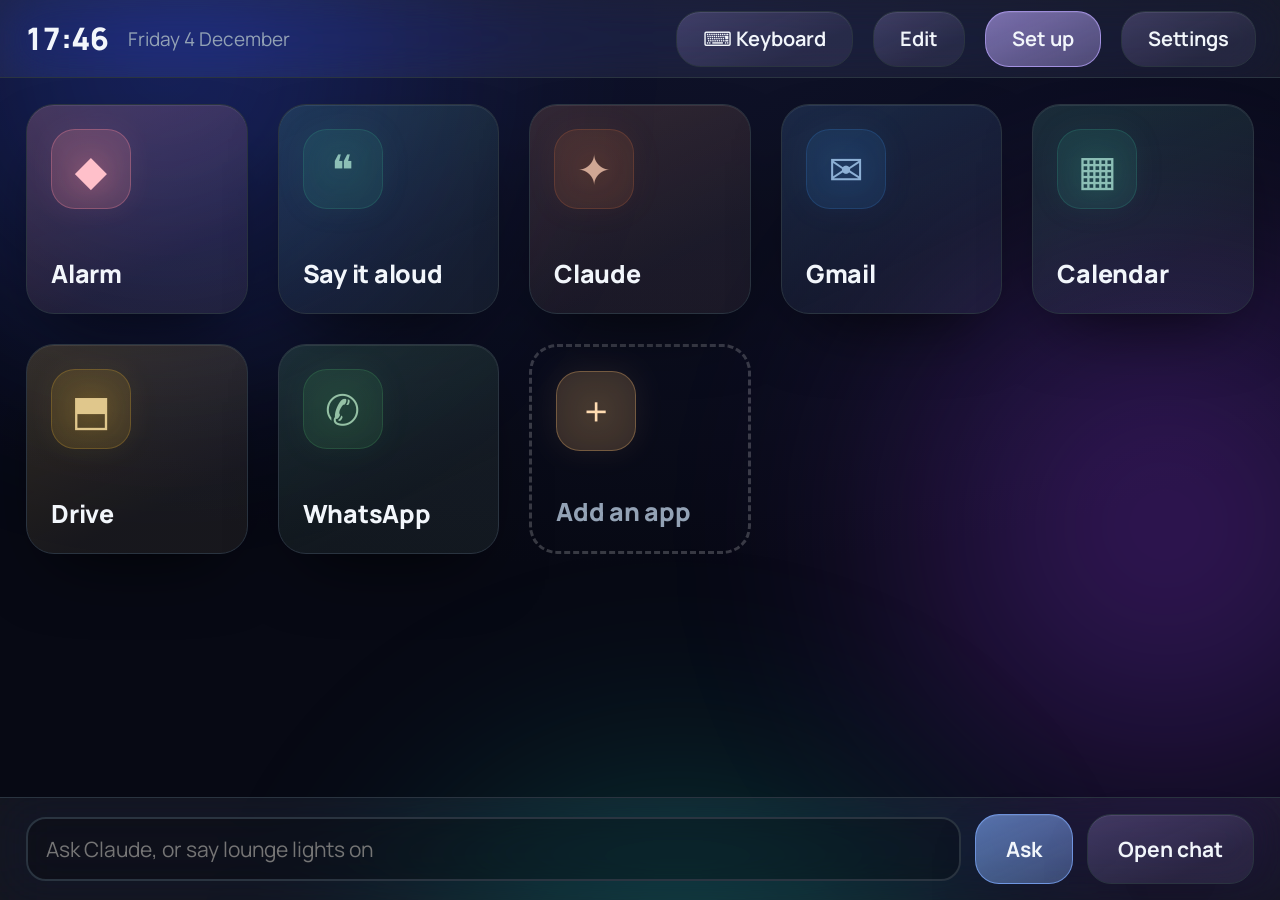
<file: index.html>
<!DOCTYPE html>
<html lang="en-GB">
<head>
<meta charset="utf-8">
<meta name="viewport" content="width=device-width, initial-scale=1, viewport-fit=cover">
<title>Hub</title>
<link rel="manifest" href="manifest.webmanifest">
<meta name="theme-color" content="#070914">
<link rel="preconnect" href="https://fonts.googleapis.com">
<link rel="preconnect" href="https://fonts.gstatic.com" crossorigin>
<link href="https://fonts.googleapis.com/css2?family=Manrope:wght@400;500;600;700;800&display=swap" rel="stylesheet">
<link rel="stylesheet" href="gaze-ui.css">
<link rel="apple-touch-icon" href="icon-192.png">
<meta name="apple-mobile-web-app-capable" content="yes">
<meta name="mobile-web-app-capable" content="yes">
<meta name="apple-mobile-web-app-title" content="Hub">
<meta name="apple-mobile-web-app-status-bar-style" content="black-translucent">
<style>
  :root{
    --ground:#0f141c;
    --bar:#161e29;
    --line:#2a3440;
    --text:#f2f6fb;
    --muted:#93a2b5;
    --alarm:#c6392f;
    --key:#7fb2ff;
    --go:#2e8b7a;
    --tile-min:210px;
    --gutter:26px;
    --drop:7px;
  }
  *{box-sizing:border-box;margin:0;padding:0}
  html,body{height:100%}
  body{
    background:
      radial-gradient(1200px 700px at 20% -10%, #1b2534 0%, transparent 60%),
      var(--ground);
    color:var(--text);
    font-family:"Segoe UI Variable Display","Segoe UI",-apple-system,BlinkMacSystemFont,system-ui,sans-serif;
    font-size:18px;
    -webkit-font-smoothing:antialiased;
    overflow:hidden;
    display:flex;flex-direction:column;
  }
  button{font-family:inherit;color:inherit;background:none;border:none;cursor:pointer}
  button:focus-visible{outline:4px solid var(--key);outline-offset:4px}

  /* ---------- pressable look, used everywhere ---------- */
  .press{
    position:relative;
    border-radius:18px;
    border:1px solid rgba(255,255,255,.16);
    box-shadow:
      inset 0 1px 0 rgba(255,255,255,.34),
      inset 0 -2px 0 rgba(0,0,0,.30),
      0 var(--drop) 0 rgba(0,0,0,.42),
      0 calc(var(--drop) + 8px) 20px rgba(0,0,0,.40);
    transform:translateY(0);
    transition:transform .07s ease-out, box-shadow .07s ease-out, filter .12s;
  }
  .press::after{
    content:"";position:absolute;inset:0;border-radius:inherit;pointer-events:none;
    background:linear-gradient(180deg, rgba(255,255,255,.20) 0%, rgba(255,255,255,.05) 42%, rgba(0,0,0,.14) 100%);
  }
  .press:hover{filter:brightness(1.10)}
  .press:active,.press.down{
    transform:translateY(var(--drop));
    box-shadow:
      inset 0 1px 0 rgba(255,255,255,.22),
      inset 0 -1px 0 rgba(0,0,0,.24),
      0 1px 0 rgba(0,0,0,.40),
      0 3px 8px rgba(0,0,0,.35);
  }

  /* ---------- top bar ---------- */
  .bar{
    flex:0 0 auto;height:78px;display:flex;align-items:center;gap:20px;
    padding:0 24px;background:var(--bar);border-bottom:1px solid var(--line);
  }
  .clock{font-size:31px;font-weight:650;letter-spacing:-0.5px;font-variant-numeric:tabular-nums;line-height:1}
  .date{font-size:19px;color:var(--muted)}
  .bar .spacer{flex:1}
  .barbtn{
    min-height:56px;padding:0 26px;border-radius:14px;
    background:linear-gradient(180deg,#31404f,#212b38);
    font-size:20px;font-weight:650;--drop:4px;
  }
  .barbtn[aria-pressed="true"]{background:linear-gradient(180deg,#9cc4ff,#6ba2f5);color:#0d1219}
  .kbbtn{background:linear-gradient(180deg,#7c84e6,#4f56b8);white-space:nowrap}
  .sheethead .kbbtn{margin-left:auto}

  .warn{
    flex:0 0 auto;display:none;padding:14px 24px;background:#4a2b28;
    border-bottom:1px solid #7a4239;font-size:17px;line-height:1.45;
  }
  body.nostore .warn{display:block}

  /* ---------- grid ---------- */
  .grid{
    flex:1 1 auto;overflow-y:auto;
    padding:var(--gutter) var(--gutter) 34px;
    display:grid;gap:calc(var(--gutter) + 4px);
    grid-template-columns:repeat(auto-fill,minmax(var(--tile-min),1fr));
    align-content:start;
  }
  .tile{
    min-height:var(--tile-min);
    padding:22px;
    display:flex;flex-direction:column;justify-content:space-between;
    text-align:left;
    background-color:#2f6fb3;
  }
  .tile .glyph{
    position:relative;z-index:1;
    width:74px;height:74px;border-radius:20px;
    display:flex;align-items:center;justify-content:center;
    font-size:40px;line-height:1;
    background:rgba(0,0,0,.24);
    box-shadow:inset 0 1px 0 rgba(255,255,255,.28), inset 0 -2px 0 rgba(0,0,0,.22);
  }
  .tile .name{
    position:relative;z-index:1;
    font-size:25px;font-weight:700;line-height:1.15;
    text-shadow:0 2px 3px rgba(0,0,0,.38);
  }
  .tile.alarm{background-color:var(--alarm)}
  .tile.add{
    background:none;border:3px dashed #3b4757;box-shadow:none;color:var(--muted);
  }
  .tile.add::after{display:none}
  .tile.add:active{transform:none}

  /* edit-mode controls */
  .ctl{
    position:absolute;z-index:2;width:62px;height:62px;border-radius:16px;
    background:rgba(0,0,0,.62);font-size:26px;font-weight:700;
    display:none;align-items:center;justify-content:center;
    border:1px solid rgba(255,255,255,.2);
  }
  body.editing .ctl{display:flex}
  .ctl.del{top:12px;right:12px}
  .ctl.pen{top:12px;right:86px}
  .ctl.left{bottom:12px;right:86px}
  .ctl.right{bottom:12px;right:12px}
  body.editing .tile{outline:3px solid rgba(255,255,255,.6);outline-offset:-3px}
  body.editing .tile.add{display:none}

  /* ---------- Claude dock on the home page ---------- */
  .dock{
    flex:0 0 auto;display:flex;gap:14px;align-items:center;
    padding:16px var(--gutter);background:var(--bar);border-top:1px solid var(--line);
  }
  .dock input{
    flex:1;min-height:70px;padding:14px 20px;font-size:22px;font-family:inherit;
    background:#10161f;color:var(--text);border:2px solid var(--line);border-radius:14px;
  }
  .dock button{min-height:70px;padding:0 30px;font-size:21px;font-weight:700;--drop:5px}
  .dock .ask{background:linear-gradient(180deg,#9cc4ff,#6ba2f5);color:#0d1219}
  .dock .full{background:linear-gradient(180deg,#31404f,#212b38)}

  .answer{
    flex:0 0 auto;display:none;gap:18px;align-items:flex-start;
    padding:20px var(--gutter);background:#141c27;border-top:1px solid var(--line);
    max-height:36vh;overflow-y:auto;
  }
  .answer.show{display:flex}
  .answer .txt{flex:1;font-size:22px;line-height:1.5;white-space:pre-wrap}
  .answer button{min-height:58px;padding:0 24px;font-size:19px;font-weight:650;--drop:4px;
    background:linear-gradient(180deg,#31404f,#212b38)}

  /* ---------- full screens ---------- */
  .appview{position:fixed;inset:0;background:var(--ground);display:none;flex-direction:column;z-index:20}
  .appview.open{display:flex}
  .homebar{
    flex:0 0 auto;height:92px;display:flex;align-items:center;gap:16px;
    padding:0 20px;background:var(--bar);border-bottom:1px solid var(--line);
  }
  .homebtn{
    min-height:68px;padding:0 38px;font-size:25px;font-weight:750;--drop:5px;
    background:linear-gradient(180deg,#9cc4ff,#6ba2f5);color:#0d1219;
  }
  .apptitle{flex:1;font-size:22px;color:var(--muted);overflow:hidden;white-space:nowrap;text-overflow:ellipsis}
  .appview iframe{flex:1;border:none;width:100%;background:#fff}
  .stuck{
    flex:0 0 auto;display:none;padding:24px var(--gutter);background:#1c2532;
    border-bottom:1px solid var(--line);font-size:19px;line-height:1.5;
  }
  .stuck.show{display:block}
  .stuck button{margin-top:16px;min-height:64px;padding:0 28px;font-size:20px;font-weight:650;--drop:4px;
    background:linear-gradient(180deg,#31404f,#212b38)}

  /* the "it opened in another window" screen */
  .away{position:fixed;inset:0;background:var(--ground);display:none;flex-direction:column;z-index:25}
  .away.open{display:flex}
  .awaybody{
    flex:1;display:flex;flex-direction:column;align-items:center;justify-content:center;
    gap:30px;padding:40px;text-align:center;
  }
  .awaybody h2{font-size:40px;font-weight:700;line-height:1.2}
  .awaybody p{font-size:23px;color:var(--muted);line-height:1.5;max-width:28ch}
  .awaybtns{display:flex;flex-direction:column;gap:20px;width:min(560px,100%)}
  .awaybtns button{min-height:96px;font-size:27px;font-weight:700;--drop:6px}
  .awaybtns .b1{background:linear-gradient(180deg,#9cc4ff,#6ba2f5);color:#0d1219}
  .awaybtns .b2{background:linear-gradient(180deg,#3aa08c,#237567)}
  .awaybtns .b3{background:linear-gradient(180deg,#31404f,#212b38)}

  /* ---------- sheets ---------- */
  .sheet{position:fixed;inset:0;background:rgba(10,14,19,.97);display:none;flex-direction:column;z-index:30}
  .sheet.open{display:flex}
  .sheethead{flex:0 0 auto;height:92px;display:flex;align-items:center;gap:20px;padding:0 24px;border-bottom:1px solid var(--line)}
  .sheethead h2{font-size:26px;font-weight:650}
  .sheetbody{flex:1;overflow-y:auto;padding:var(--gutter)}
  .closebtn{min-height:66px;padding:0 32px;font-size:22px;font-weight:700;--drop:5px;
    background:linear-gradient(180deg,#31404f,#212b38)}

  .picker{display:grid;gap:22px;grid-template-columns:repeat(auto-fill,minmax(190px,1fr))}
  .pick{min-height:160px;padding:18px;display:flex;flex-direction:column;justify-content:space-between;text-align:left}
  .pick .glyph{position:relative;z-index:1;width:60px;height:60px;border-radius:16px;display:flex;align-items:center;justify-content:center;font-size:32px;background:rgba(0,0,0,.24)}
  .pick .name{position:relative;z-index:1;font-size:21px;font-weight:650}

  form{max-width:700px;display:flex;flex-direction:column;gap:22px}
  label{display:flex;flex-direction:column;gap:9px;font-size:19px;color:var(--muted)}
  input[type=text],input[type=url],input[type=password],textarea{
    min-height:64px;padding:14px 18px;font-size:21px;font-family:inherit;
    background:#10161f;color:var(--text);border:2px solid var(--line);border-radius:14px;
  }
  textarea{min-height:200px;resize:vertical;font-size:15px;font-family:ui-monospace,Consolas,monospace}
  textarea.plain{font-family:inherit;font-size:18px;line-height:1.45}
  .sethead{font-size:24px;font-weight:650;margin-top:14px;padding-top:18px;border-top:1px solid var(--line)}
  .swatches{display:flex;flex-wrap:wrap;gap:14px}
  .swatch{width:66px;height:66px;border-radius:16px;--drop:4px}
  .swatch[aria-pressed="true"]{outline:4px solid var(--text);outline-offset:3px}
  .radios{display:flex;gap:14px;flex-wrap:wrap}
  .radio{min-height:64px;padding:0 24px;font-size:19px;font-weight:650;--drop:4px;
    background:linear-gradient(180deg,#242f3d,#18212c)}
  .radio[aria-pressed="true"]{background:linear-gradient(180deg,#9cc4ff,#6ba2f5);color:#0d1219}
  .primary{min-height:76px;font-size:24px;font-weight:750;--drop:5px;
    background:linear-gradient(180deg,#9cc4ff,#6ba2f5);color:#0d1219}
  .ghostbtn{min-height:74px;font-size:21px;font-weight:700;--drop:5px;
    background:linear-gradient(180deg,#31404f,#212b38)}
  .danger{min-height:110px;font-size:28px;font-weight:750;--drop:7px;
    background:linear-gradient(180deg,#e05548,#a72e25)}
  .hint{font-size:17px;color:var(--muted);line-height:1.5;max-width:700px}
  .alarmwrap{max-width:700px;display:flex;flex-direction:column;gap:22px}
  .status{font-size:21px;padding:14px 0}
  .hide{display:none !important}

  /* ---------- chat screen ---------- */
  .chatlog{flex:1;overflow-y:auto;padding:var(--gutter);display:flex;flex-direction:column;gap:18px}
  .msg{max-width:52ch;padding:18px 22px;border-radius:20px;font-size:22px;line-height:1.5;white-space:pre-wrap}
  .msg.me{align-self:flex-end;background:linear-gradient(180deg,#31404f,#242f3d)}
  .msg.claude{align-self:flex-start;background:#141c27;border:1px solid var(--line)}
  .msg.ran{align-self:flex-start;background:linear-gradient(180deg,#3aa08c,#237567);font-weight:650}
  .msg.err{align-self:flex-start;background:#4a2b28;border:1px solid #7a4239}
  .chips{flex:0 0 auto;display:flex;flex-wrap:wrap;gap:14px;padding:0 var(--gutter) 18px}
  .chip{min-height:70px;padding:0 28px;font-size:20px;font-weight:700;--drop:5px;
    background:linear-gradient(180deg,#3aa08c,#237567)}
  .composer{flex:0 0 auto;display:flex;gap:14px;padding:18px var(--gutter);border-top:1px solid var(--line);background:var(--bar)}
  .composer input{flex:1;min-height:70px;padding:14px 18px;font-size:22px;font-family:inherit;background:#10161f;color:var(--text);border:2px solid var(--line);border-radius:14px}
  .composer button{min-height:70px;padding:0 30px;font-size:21px;font-weight:700;--drop:5px;
    background:linear-gradient(180deg,#9cc4ff,#6ba2f5);color:#0d1219}
  .composer button.ghost{background:linear-gradient(180deg,#31404f,#212b38);color:var(--text)}
  .cmdrow{display:flex;gap:12px;align-items:center}
  .cmdrow input{min-height:60px;font-size:19px}
  .cmdrow .nm{flex:0 0 34%}
  .cmdrow .url{flex:1}
  .cmdrow button{min-width:66px;min-height:60px;font-size:24px;font-weight:700;--drop:4px;
    background:linear-gradient(180deg,#8a4139,#5d2b25)}

  /* ---------- phrase buttons ---------- */
  #sayForm{max-width:none}
  #sayForm label,#sayForm .prow,#sayForm #sayMode,#sayForm .pedit{max-width:900px}
  .phrases{display:grid;gap:12px;grid-template-columns:repeat(auto-fill,minmax(130px,1fr))}
  .phrase{min-height:84px;padding:8px;display:flex;flex-direction:column;align-items:center;justify-content:center;gap:4px;
    text-align:center;font-size:16px;font-weight:700;line-height:1.2;color:#1d2430;background:linear-gradient(180deg,#d9ecff,#b9d6f5)}
  .phrase .pic{position:relative;z-index:1;font-size:30px;line-height:1}
  .phrase .px{display:none;position:absolute;top:-8px;right:-8px;z-index:4;width:44px;height:44px;border-radius:50%;
    background:#e05548;color:#fff;font-size:24px;font-weight:800;align-items:center;justify-content:center;box-shadow:0 3px 8px rgba(0,0,0,.5)}
  body.phedit .phrase .px{display:flex}
  .phrase .pt{position:relative;z-index:1}
  .phrase:nth-child(4n+2){background:linear-gradient(180deg,#d8f3e6,#b3e2cb)}
  .phrase:nth-child(4n+3){background:linear-gradient(180deg,#fdebd3,#f6d2a6)}
  .phrase:nth-child(4n+4){background:linear-gradient(180deg,#ece0fb,#d3c1f2)}
  .phrase.addp{background:none;border:3px dashed #3b4757;box-shadow:none;color:var(--muted)}
  .phrase.addp::after{display:none}
  body.phedit .phrase:not(.addp){outline:4px solid #ffe14d;outline-offset:-4px}
  .pedit{display:none;flex-direction:column;gap:16px;padding:18px;border:2px solid var(--line);border-radius:18px;background:#141c27}
  .pedit.open{display:flex}
  .pics{display:flex;flex-wrap:wrap;gap:10px}
  .pics button{width:70px;height:70px;font-size:38px;border-radius:16px;background:#202a37;--drop:4px}
  .pics button[aria-pressed="true"]{outline:4px solid #ffe14d}
  .prow{display:flex;gap:14px;flex-wrap:wrap}
  .prow button{flex:1;min-height:76px;font-size:22px;font-weight:700;--drop:5px}

  /* ---------- floating keyboard ---------- */
  .kb{
    position:fixed;inset:0;z-index:40;display:none;flex-direction:column;gap:10px;
    padding:12px 14px 16px;background:rgba(11,15,21,.985);
  }
  .kb.open{display:flex}
  .kb .press{--drop:4px}
  .kbtop{flex:0 0 auto;display:flex;gap:12px;min-height:116px}
  .kbtext{
    flex:1;min-width:0;max-height:24vh;overflow-y:auto;padding:14px 18px;
    font-size:28px;line-height:1.35;white-space:pre-wrap;overflow-wrap:anywhere;
    background:#10161f;border:3px solid var(--key);border-radius:16px;
  }
  .kbtext .ph{color:var(--muted)}
  .kbtext .done{opacity:.55}
  .caret{display:inline-block;width:3px;height:1.05em;background:var(--key);vertical-align:-0.15em;margin:0 2px;animation:blink 1s steps(1) infinite}
  @keyframes blink{50%{opacity:0}}
  .kbside{flex:0 0 auto;display:flex;flex-direction:column;gap:10px;width:clamp(130px,15vw,210px)}
  .kbside button{flex:1;min-height:52px;font-size:20px;font-weight:700;background:linear-gradient(180deg,#31404f,#212b38)}
  .kbside .hidekb{background:linear-gradient(180deg,#9cc4ff,#6ba2f5);color:#0d1219}
  .kbsent{flex:0 0 auto;display:grid;grid-template-columns:repeat(2,minmax(0,1fr));gap:10px}
  .sent{
    min-height:60px;padding:8px 16px;font-size:20px;line-height:1.25;text-align:left;
    display:flex;align-items:center;gap:12px;background:linear-gradient(180deg,#3aa08c,#237567);
  }
  .sent.local{background:linear-gradient(180deg,#3c4f63,#2a3848)}
  .sent .tag{position:relative;z-index:1;flex:0 0 auto;font-size:22px;opacity:.9}
  .sent .st{position:relative;z-index:1;min-width:0;display:-webkit-box;-webkit-line-clamp:2;-webkit-box-orient:vertical;overflow:hidden}
  .sent.empty{background:none;border:2px dashed #3b4757;box-shadow:none;color:var(--muted);cursor:default;font-size:18px;border-radius:18px}
  .kbwords{flex:0 0 auto;display:grid;grid-template-columns:repeat(6,minmax(0,1fr));gap:10px}
  .word{min-height:58px;padding:0 8px;font-size:23px;font-weight:650;white-space:nowrap;overflow:hidden;text-overflow:ellipsis;
    background:linear-gradient(180deg,#5c63c4,#454aa0)}
  .word.blank{visibility:hidden}
  .kbkeys{flex:1 1 auto;min-height:0;display:grid;grid-template-rows:repeat(4,minmax(48px,1fr));gap:10px}
  .kbrow{display:grid;grid-template-columns:repeat(11,minmax(0,1fr));gap:10px;min-height:0}
  .key{min-width:0;padding:0;font-size:27px;font-weight:650;background:linear-gradient(180deg,#31404f,#212b38)}
  .key.fn{font-size:19px;background:linear-gradient(180deg,#242f3d,#18212c)}
  .key.on{background:linear-gradient(180deg,#9cc4ff,#6ba2f5);color:#0d1219}
  .kbacts{flex:0 0 auto;display:flex;gap:10px}
  .kbacts button{flex:1;min-height:64px;padding:0 8px;font-size:20px;font-weight:700;background:linear-gradient(180deg,#31404f,#212b38)}
  .kbacts .go{background:linear-gradient(180deg,#9cc4ff,#6ba2f5);color:#0d1219}
  .kbacts .echo{background:linear-gradient(180deg,#3aa08c,#237567)}
  .kb .press:hover,.press.key:hover{background:#ffe14d !important;color:#111 !important}
  .kb .press.dwelling{background:#ffe14d !important;color:#111 !important;outline:4px solid #fff3a8;outline-offset:2px}
  .kb .dwelling::before{
    content:"";position:absolute;left:0;bottom:0;height:9px;width:0;z-index:3;
    background:#111;border-radius:0 0 0 18px;animation:dwellfill var(--dwell,1000ms) linear forwards;
  }
  @keyframes dwellfill{to{width:100%}}
  @media (max-height:700px){
    .kb{gap:7px;padding:8px 10px 10px}
    .kbtop{min-height:92px}
    .kbtext{font-size:24px}
    .kbkeys,.kbrow,.kbsent,.kbwords,.kbacts{gap:7px}
  }
  @media (max-width:700px){
    .key{font-size:19px}.key.fn{font-size:14px}
    .kbrow,.kbkeys{gap:5px}
    .kbacts{flex-wrap:wrap}.kbacts button{flex:1 1 30%;font-size:17px}
    .kbwords{grid-template-columns:repeat(3,minmax(0,1fr))}
    .kbsent{grid-template-columns:1fr}
  }

  .toast{
    position:fixed;left:50%;bottom:40px;transform:translateX(-50%);
    background:linear-gradient(180deg,#3aa08c,#237567);
    font-size:22px;font-weight:650;padding:20px 32px;border-radius:18px;z-index:60;
    box-shadow:0 12px 34px rgba(0,0,0,.45);max-width:80vw;text-align:center;
  }
</style>
<style id="gazeTheme">
  /* ===== Gaze UI look (GazeCast style), layered over the Hub's own layout ===== */
  body.gaze{font-family:var(--font);background:radial-gradient(120% 90% at 50% 0%, var(--bg1), var(--bg0) 70%) fixed;color:var(--text)}
  .gaze .bar,.gaze .warn,.gaze .grid,.gaze .answer,.gaze .dock{position:relative;z-index:1}
  .gaze .bar,.gaze .dock,.gaze .homebar,.gaze .composer{background:var(--glass);border-color:var(--line);backdrop-filter:blur(26px) saturate(150%);-webkit-backdrop-filter:blur(26px) saturate(150%)}
  .gaze .clock{font-weight:800;letter-spacing:-.02em}
  .gaze .date,.gaze .apptitle,.gaze .hint,.gaze label{color:var(--muted)}

  /* every pressable thing becomes a tinted glass button */
  .gaze .press{
    --c:var(--c-nav);
    border:1px solid var(--line);border-radius:24px;color:var(--text);
    background:linear-gradient(155deg, color-mix(in srgb, var(--c) 19%, transparent), color-mix(in srgb, var(--c) 5%, transparent) 72%), var(--btn-base);
    box-shadow:var(--shadow), inset 0 1px 0 rgba(255,255,255,.08);
    transition:transform .5s var(--bounce), box-shadow .3s var(--ease), border-color .3s, background .3s;
    filter:none;text-shadow:none;
  }
  .gaze .press::after{display:none}
  .gaze .press:hover,.gaze .press.gz-hot{
    filter:none;transform:scale(1.035);z-index:3;
    border-color:color-mix(in srgb, var(--c) 70%, transparent);
    box-shadow:0 14px 44px -10px color-mix(in srgb, var(--c) 60%, transparent), 0 0 0 1px color-mix(in srgb, var(--c) 35%, transparent), inset 0 1px 0 rgba(255,255,255,.16);
    background:linear-gradient(155deg, color-mix(in srgb, var(--c) 32%, transparent), color-mix(in srgb, var(--c) 10%, transparent) 72%), var(--btn-base);
  }
  .gaze .press:active,.gaze .press.down{transform:scale(.96);transition-duration:.12s;box-shadow:var(--shadow)}
  .gaze .press[aria-pressed="true"],.gaze .key.on{
    background:linear-gradient(155deg, color-mix(in srgb, var(--c) 52%, transparent), color-mix(in srgb, var(--c) 24%, transparent)), var(--btn-base);
    border-color:color-mix(in srgb, var(--c) 75%, transparent);color:var(--text);outline:none;
    box-shadow:0 0 34px -8px color-mix(in srgb, var(--c) 70%, transparent), inset 0 1px 0 rgba(255,255,255,.22);
  }

  /* colour families */
  .gaze .tile.alarm,.gaze .danger,.gaze .cmdrow button,.gaze .phrase .px{--c:var(--c-danger)}
  .gaze .primary,.gaze .homebtn,.gaze .dock .ask,.gaze .awaybtns .b1,.gaze .kbacts .go,.gaze .kbside .hidekb,.gaze .composer button:not(.ghost){--c:var(--c-nav)}
  .gaze .chip,.gaze .kbacts .echo,.gaze .awaybtns .b2,.gaze .sent,.gaze .msg.ran{--c:var(--c-sys)}
  .gaze .word{--c:var(--c-set)}
  .gaze .setupbtn{--c:var(--c-apps)}
  .gaze .barbtn,.gaze .closebtn,.gaze .ghostbtn,.gaze .radio,.gaze .key,.gaze .kbside button,.gaze .kbacts button,.gaze .answer button,.gaze .stuck button,.gaze .awaybtns .b3,.gaze .dock .full,.gaze .composer button.ghost,.gaze .pics button{--c:var(--c-set)}
  .gaze .key{--c:var(--c-nav)}
  .gaze .primary,.gaze .homebtn,.gaze .danger,.gaze .dock .ask,.gaze .awaybtns .b1,.gaze .kbacts .go,.gaze .kbacts .echo,.gaze .kbside .hidekb,.gaze .setupbtn{
    background:linear-gradient(155deg, color-mix(in srgb, var(--c) 58%, transparent), color-mix(in srgb, var(--c) 30%, transparent)), var(--btn-base);
    border-color:color-mix(in srgb, var(--c) 70%, transparent);color:var(--text);
  }
  .gaze .danger{min-height:130px;font-size:30px}

  /* tiles */
  .gaze .tile{border-radius:28px;padding:24px}
  .gaze .tile .glyph{
    width:80px;height:80px;border-radius:24px;font-size:42px;
    color:color-mix(in srgb, var(--c) 55%, white);
    background:color-mix(in srgb, var(--c) 16%, transparent);
    border:1px solid color-mix(in srgb, var(--c) 30%, transparent);
    box-shadow:none;filter:drop-shadow(0 0 14px color-mix(in srgb, var(--c) 45%, transparent));
    transition:transform .5s var(--bounce);
  }
  :root[data-theme="light"] .gaze .tile .glyph{color:color-mix(in srgb, var(--c) 80%, black)}
  .gaze .tile:hover .glyph,.gaze .tile.gz-hot .glyph{transform:scale(1.08) rotate(-3deg)}
  .gaze .tile .name{font-weight:800;letter-spacing:-.01em;text-shadow:none}
  .gaze .tile.add{background:none;border:3px dashed var(--line-strong);box-shadow:none;color:var(--muted)}
  .gaze .tile.add .glyph{--c:var(--c-apps)}
  .gaze .ctl{background:var(--glass-strong);border:1px solid var(--line-strong);border-radius:18px;color:var(--text)}
  body.gaze.editing .tile{outline:3px solid color-mix(in srgb, var(--c-apps) 70%, transparent)}

  /* full screens and sheets */
  .gaze .appview,.gaze .away{background:radial-gradient(120% 90% at 50% 0%, var(--bg1), var(--bg0) 70%)}
  .gaze .sheet,.gaze .kb{background:var(--glass-strong);backdrop-filter:blur(30px) saturate(150%);-webkit-backdrop-filter:blur(30px) saturate(150%)}
  .gaze .sheethead{border-color:var(--line)}
  .gaze .sheethead h2,.gaze .awaybody h2{font-weight:800;letter-spacing:-.02em}
  .gaze .stuck,.gaze .answer,.gaze .pedit{background:var(--glass);border-color:var(--line)}
  .gaze .warn{background:color-mix(in srgb, var(--c-danger) 18%, transparent);border-color:color-mix(in srgb, var(--c-danger) 40%, transparent)}

  /* text boxes */
  .gaze input[type=text],.gaze input[type=url],.gaze input[type=password],.gaze textarea,.gaze .dock input,.gaze .composer input,.gaze .kbtext{
    background:var(--field);color:var(--text);border:2px solid var(--line);border-radius:20px;font-family:var(--font);
  }
  .gaze input:focus,.gaze textarea:focus{outline:none;border-color:var(--c-nav)}
  .gaze .kbtext{border-color:color-mix(in srgb, var(--c-nav) 60%, transparent)}
  .gaze .caret{background:var(--c-nav)}

  /* chat */
  .gaze .msg.me{background:color-mix(in srgb, var(--c-nav) 22%, var(--glass));border:1px solid var(--line)}
  .gaze .msg.claude{background:var(--glass);border-color:var(--line)}
  .gaze .msg.ran{background:color-mix(in srgb, var(--c-sys) 30%, transparent)}
  .gaze .msg.err{background:color-mix(in srgb, var(--c-danger) 20%, transparent);border-color:color-mix(in srgb, var(--c-danger) 45%, transparent)}

  /* phrases: four soft colour families in turn */
  .gaze .phrase{--c:var(--c-sys);color:var(--text);border-radius:22px;font-size:17px}
  .gaze .phrase:nth-child(4n+2){--c:var(--c-nav)}
  .gaze .phrase:nth-child(4n+3){--c:var(--c-apps)}
  .gaze .phrase:nth-child(4n+4){--c:var(--c-gaze)}
  .gaze .phrase.addp{background:none;border:3px dashed var(--line-strong);box-shadow:none;color:var(--muted)}
  .gaze .phrase .px{background:var(--c-danger);color:#fff}
  .gaze .saywhere{display:grid;gap:14px;grid-template-columns:repeat(auto-fill,minmax(200px,1fr));max-width:900px}

  /* keyboard: no yellow flash, glow in the key's own colour instead */
  .gaze .kb .press:hover,.gaze .press.key:hover{background:linear-gradient(155deg, color-mix(in srgb, var(--c) 38%, transparent), color-mix(in srgb, var(--c) 14%, transparent) 72%), var(--btn-base) !important;color:var(--text) !important}
  .gaze .kb .press.dwelling{background:linear-gradient(155deg, color-mix(in srgb, var(--c) 52%, transparent), color-mix(in srgb, var(--c) 24%, transparent)), var(--btn-base) !important;color:var(--text) !important;outline:3px solid var(--c);outline-offset:2px}
  .gaze .kb .dwelling::before{background:var(--c);border-radius:0 0 0 22px}
  .gaze .sent.empty{border-color:var(--line-strong);color:var(--muted)}

  .gaze .toast{background:var(--glass-strong);color:var(--text);border:1px solid color-mix(in srgb, var(--c-sys) 50%, transparent);border-radius:22px;backdrop-filter:blur(26px);box-shadow:var(--shadow)}
</style>
</head>
<body class="gaze">
<div class="backdrop" aria-hidden="true"><i></i><i></i><i></i></div>

<div class="bar">
  <div>
    <div class="clock" id="clock">--:--</div>
  </div>
  <div class="date" id="date"></div>
  <div class="spacer"></div>
  <button class="barbtn press" id="editBtn" aria-pressed="false">Edit</button>
  <button class="barbtn press setupbtn" id="setupBtn" onclick="location.href='setup.html'">Set up</button>
  <button class="barbtn press" id="settingsBtn">Settings</button>
</div>

<div class="warn" id="warn">
  This browser is blocking storage, so tiles and settings will not be kept.
  Open the hub from its own web address, not from inside a preview window.
</div>

<main class="grid" id="grid"></main>

<div class="answer" id="answer">
  <div class="txt" id="answerTxt"></div>
  <button class="press" id="answerClose">Close</button>
</div>

<div class="dock">
  <input type="text" id="dockInput" placeholder="Ask Claude, or say lounge lights on" autocomplete="off" aria-label="Ask Claude">
  <button class="press ask" id="dockAsk">Ask</button>
  <button class="press full" id="dockFull">Open chat</button>
</div>

<!-- embedded app -->
<section class="appview" id="appview" aria-label="Open app">
  <div class="homebar">
    <button class="homebtn press" id="homeBtn">Home</button>
    <div class="apptitle" id="appTitle"></div>
    <button class="barbtn press" id="newTabBtn">New window</button>
  </div>
  <div class="stuck" id="stuck">
    Still blank? Some websites refuse to open inside another app.
    <br><button class="press" id="stuckTab">Open it in its own window</button>
  </div>
  <iframe id="appFrame" title="App" referrerpolicy="no-referrer"
          sandbox="allow-scripts allow-same-origin allow-forms allow-modals allow-popups"></iframe>
</section>

<!-- opened in another window -->
<section class="away" id="away" aria-label="Opened in another window">
  <div class="homebar">
    <button class="homebtn press" id="awayHome">Home</button>
    <div class="apptitle">Opened in another window</div>
  </div>
  <div class="awaybody">
    <h2 id="awayName"></h2>
    <p id="awayWhy"></p>
    <div class="awaybtns">
      <button class="press b2" id="awayClose">Close it and come back</button>
      <button class="press b1" id="awayAgain">Open it again</button>
      <button class="press b3" id="awayHome2">Just go Home</button>
    </div>
  </div>
</section>

<!-- claude chat -->
<section class="appview" id="chatview" aria-label="Claude">
  <div class="homebar">
    <button class="homebtn press" id="chatHome">Home</button>
    <div class="apptitle">Claude</div>
    <button class="barbtn press" id="chatClear">Clear</button>
  </div>
  <div class="chatlog" id="chatlog" role="log" aria-live="polite"></div>
  <div class="chips" id="chips"></div>
  <div class="composer">
    <input type="text" id="chatInput" placeholder="Ask anything, or say lounge lights on" autocomplete="off" aria-label="Message">
    <button class="press ghost" id="chatMic" hidden>Speak</button>
    <button class="press" id="chatSend">Send</button>
  </div>
</section>

<!-- say it aloud -->
<section class="sheet" id="saySheet" aria-label="Say it aloud">
  <div class="sheethead">
    <button class="closebtn press" data-close>Home</button>
    <h2>Say it aloud</h2>
  </div>
  <div class="sheetbody">
    <form id="sayForm">
      <label>What should it say?
        <input type="text" id="sayText" autocomplete="off" placeholder="Please come through when you can">
      </label>
      <div id="sayWhereWrap" hidden>
        <p class="g-label" style="margin-bottom:10px">Speak on</p>
        <div class="saywhere" id="sayWhere"></div>
      </div>
      <div class="radios" id="sayMode" style="gap:18px">
        <button type="button" class="primary press" data-saymode="pc" style="flex:1;min-height:96px;font-size:27px">💻 Speak on computer</button>
        <button type="button" class="primary press" data-saymode="alexa" style="flex:1;min-height:96px;font-size:27px;background:linear-gradient(180deg,#3aa08c,#237567);color:#fff">🔊 Speak on Alexa</button>
      </div>
      <div class="prow">
        <button type="button" class="press ghostbtn" id="phSave">⭐ Save as phrase</button>
        <button type="button" class="press ghostbtn" id="phEditBtn">✏️ Change phrases</button>
      </div>
      <div class="pedit" id="phEdit">
        <label>Phrase
          <input type="text" id="phText" autocomplete="off">
        </label>
        <div class="pics" id="phPics"></div>
        <div class="prow">
          <button type="button" class="press primary" id="phOk">Save</button>
          <button type="button" class="press danger" id="phDel" style="min-height:76px;font-size:22px">🗑️ Delete</button>
          <button type="button" class="press ghostbtn" id="phCancel">Cancel</button>
        </div>
      </div>
      <div class="phrases" id="sayChips"></div>
      <div class="status" id="sayStatus" role="status" aria-live="polite"></div>
      <p class="hint" id="sayHint"></p>
    </form>
  </div>
</section>

<!-- add app -->
<section class="sheet" id="addSheet" aria-label="Add an app">
  <div class="sheethead">
    <button class="closebtn press" data-close>Home</button>
    <h2>Add an app</h2>
  </div>
  <div class="sheetbody">
    <div class="picker" id="picker"></div>
  </div>
</section>

<!-- custom app -->
<section class="sheet" id="customSheet" aria-label="Add a custom app">
  <div class="sheethead">
    <button class="closebtn press" data-close>Back</button>
    <h2 id="customTitle">Add your own app</h2>
  </div>
  <div class="sheetbody">
    <form id="customForm">
      <label>How should it work?
        <div class="radios" id="cMode">
          <button type="button" class="radio press" data-mode="embed"   aria-pressed="true">Inside the hub</button>
          <button type="button" class="radio press" data-mode="tab"     aria-pressed="false">Its own window</button>
          <button type="button" class="radio press" data-mode="trigger" aria-pressed="false">Press to run (Alexa)</button>
          <button type="button" class="radio press" data-mode="code"    aria-pressed="false">Paste the code</button>
        </div>
      </label>
      <p class="hint" id="modeHint"></p>

      <label>Name
        <input type="text" id="cName" required autocomplete="off">
      </label>

      <label id="urlRow">Web address
        <input type="url" id="cUrl" placeholder="https://" autocomplete="off">
      </label>

      <label id="codeRow" class="hide">Paste the whole code here
        <textarea id="cCode" spellcheck="false" placeholder="&lt;!DOCTYPE html&gt; …"></textarea>
      </label>

      <label>Icon (one character or emoji)
        <input type="text" id="cGlyph" maxlength="2" value="◆" autocomplete="off">
      </label>
      <label>Colour
        <div class="swatches" id="cSwatches"></div>
      </label>
      <button type="submit" class="primary press" id="cSave">Add app</button>
      <div class="status" id="customStatus" role="status" aria-live="polite"></div>
    </form>
  </div>
</section>

<!-- alarm -->
<section class="sheet" id="alarmSheet" aria-label="Alarm">
  <div class="sheethead">
    <button class="closebtn press" data-close>Cancel</button>
    <h2>Alarm</h2>
  </div>
  <div class="sheetbody">
    <div class="alarmwrap">
      <p class="hint" id="alarmHint"></p>
      <button class="danger press" id="alarmGo">Sound the alarm</button>
      <div class="status" id="alarmStatus" role="status" aria-live="polite"></div>
    </div>
  </div>
</section>

<!-- settings -->
<section class="sheet" id="settingsSheet" aria-label="Settings">
  <div class="sheethead">
    <button class="closebtn press" data-close>Home</button>
    <h2>Settings</h2>
  </div>
  <div class="sheetbody">
    <form id="settingsForm">
      <label>Alarm address — the one that wakes the house
        <input type="url" id="sAlarm" placeholder="https://api-v3.voicemonkey.io/trigger?token=…&amp;device=alarm" autocomplete="off">
      </label>
      <label>Speaking address — makes an Echo say whatever you type
        <input type="url" id="sAlexa" placeholder="https://api-v3.voicemonkey.io/announce?token=…&amp;device=house" autocomplete="off">
      </label>
      <label>Echo speaker name in Voice Monkey (used when the speaking address is empty)
        <input type="text" id="sSpeaker" placeholder="kitchen-echo" autocomplete="off">
      </label>
      <p class="hint">Both come from Voice Monkey. Its Playground page builds the address — copy it and paste it here.</p>

      <label>Button sound
        <div class="radios" id="sSound">
          <button type="button" class="radio press" data-sound="1" aria-pressed="true">On</button>
          <button type="button" class="radio press" data-sound="0" aria-pressed="false">Off</button>
        </div>
      </label>

      <label>Claude API key
        <input type="password" id="sKey" placeholder="sk-ant-…" autocomplete="off">
      </label>
      <p class="hint">Kept in this browser on this device only. Set a monthly spend limit on the key in your Anthropic console.</p>
      <label>Claude model
        <input type="text" id="sModel" placeholder="claude-sonnet-5" autocomplete="off">
      </label>
      <label>Alexa buttons — name and address for each one
        <div id="sCmds" style="display:flex;flex-direction:column;gap:12px"></div>
      </label>
      <button type="button" class="ghostbtn press" id="addCmdBtn">Add a button</button>
      <p class="hint">Give each a plain name — "lounge lights on" — and its Voice Monkey trigger address. They become one-press buttons, and Claude can fire them by name.</p>
      <label>Tile size
        <div class="radios" id="sSize">
          <button type="button" class="radio press" data-size="180" aria-pressed="false">Smaller</button>
          <button type="button" class="radio press" data-size="210" aria-pressed="true">Standard</button>
          <button type="button" class="radio press" data-size="270" aria-pressed="false">Larger</button>
        </div>
      </label>

      <h3 class="sethead">Keyboard</h3>
      <label>Whole-sentence ideas from Claude
        <div class="radios" id="sKbAi">
          <button type="button" class="radio press" data-kbai="1" aria-pressed="true">On</button>
          <button type="button" class="radio press" data-kbai="0" aria-pressed="false">Off</button>
        </div>
      </label>
      <label>Look-to-press inside the keyboard
        <div class="radios" id="sDwell">
          <button type="button" class="radio press" data-dwell="0"    aria-pressed="true">Off</button>
          <button type="button" class="radio press" data-dwell="600"  aria-pressed="false">Quick</button>
          <button type="button" class="radio press" data-dwell="1000" aria-pressed="false">Normal</button>
          <button type="button" class="radio press" data-dwell="1500" aria-pressed="false">Slow</button>
        </div>
      </label>
      <p class="hint">Leave this Off if Windows Eye Control or your eye-gaze software already clicks for you, otherwise keys would press twice.</p>
      <label>Model for sentence ideas
        <input type="text" id="sKbModel" placeholder="claude-haiku-4-5-20251001" autocomplete="off">
      </label>
      <label>Teach it how you write — paste some of your emails or messages
        <textarea id="sStyle" class="plain" spellcheck="false"></textarea>
      </label>
      <button type="button" class="ghostbtn press" id="learnStyleBtn">Learn from this text</button>
      <button type="button" class="ghostbtn press" id="forgetBtn">Forget what the keyboard has learned</button>

      <button type="submit" class="primary press">Save settings</button>
      <div class="status" id="settingsStatus" role="status" aria-live="polite"></div>
      <label>Everything, as text — keep a copy safe, or paste an older copy back in
        <textarea id="sBackup" spellcheck="false"></textarea>
      </label>
      <button type="button" class="ghostbtn press" id="restoreBtn">Restore from the text above</button>
    </form>
  </div>
</section>

<!-- floating keyboard -->
<section class="kb" id="kb" aria-label="Keyboard">
  <div class="kbtop">
    <div class="kbtext" id="kbText" role="textbox" aria-readonly="true" aria-label="What you are writing"></div>
    <div class="kbside">
      <button type="button" class="press hidekb" data-act="hide">Hide</button>
      <button type="button" class="press" data-act="mode" id="kbMode">Talk</button>
    </div>
  </div>
  <div class="kbsent" id="kbSent"></div>
  <div class="kbwords" id="kbWords"></div>
  <div class="kbkeys" id="kbKeys"></div>
  <div class="kbacts">
    <button type="button" class="press go" data-act="speak">💻 Computer</button>
    <button type="button" class="press echo" data-act="echo">🔊 Alexa</button>
    <button type="button" class="press" data-act="claude">Ask Claude</button>
    <button type="button" class="press" data-act="email">Email</button>
    <button type="button" class="press" data-act="copy">Copy</button>
    <button type="button" class="press" data-act="insert" id="kbInsert" hidden>Put in box</button>
    <button type="button" class="press" data-act="clear">Clear</button>
  </div>
</section>

<script>
(function(){
  "use strict";

  var COLOURS = ["#2f6fb3","#2e8b7a","#c79a2e","#5c63c4","#3f8f5b","#a8477a","#a95f3c","#4a5a6b"];
  var KB_MODEL = "claude-haiku-4-5-20251001";

  var NO_EMBED = ["google.com","gmail.com","youtube.com","whatsapp.com","amazon.com","amazon.co.uk",
                  "claude.ai","anthropic.com","x.com","twitter.com","facebook.com","instagram.com",
                  "icloud.com","outlook.com","live.com","microsoft.com","netflix.com","reddit.com",
                  "bbc.co.uk","github.com","openai.com","chatgpt.com"];

  var PRESETS = [
    {name:"Say it aloud", glyph:"❝", url:"__SAY__",   mode:"say",   colour:"#2e8b7a"},
    {name:"Alarm",        glyph:"◆", url:"__ALARM__", mode:"alarm", colour:"#c6392f"},
    {name:"Claude",       glyph:"✦", url:"__CHAT__",  mode:"chat",  colour:"#a95f3c"},
    {name:"Gmail",        glyph:"✉", url:"https://mail.google.com/",     mode:"tab", colour:"#2f6fb3"},
    {name:"Calendar",     glyph:"▦", url:"https://calendar.google.com/", mode:"tab", colour:"#2e8b7a"},
    {name:"Drive",        glyph:"⬒", url:"https://drive.google.com/",    mode:"tab", colour:"#c79a2e"},
    {name:"Google Meet",  glyph:"◉", url:"https://meet.google.com/",     mode:"tab", colour:"#3f8f5b"},
    {name:"WhatsApp",     glyph:"✆", url:"https://web.whatsapp.com/",    mode:"tab", colour:"#3f8f5b"},
    {name:"Messages",     glyph:"✱", url:"https://messages.google.com/web", mode:"tab", colour:"#2f6fb3"},
    {name:"Alexa app",    glyph:"⌂", url:"https://alexa.amazon.co.uk/",  mode:"tab", colour:"#5c63c4"},
    {name:"Claude (web)", glyph:"✧", url:"https://claude.ai/",           mode:"tab", colour:"#a95f3c"},
    {name:"YouTube",      glyph:"▶", url:"https://www.youtube.com/",     mode:"tab", colour:"#a8477a"},
    {name:"Kindle",       glyph:"❏", url:"https://read.amazon.co.uk/",   mode:"tab", colour:"#4a5a6b"},
    {name:"BBC News",     glyph:"◍", url:"https://www.bbc.co.uk/news",   mode:"tab", colour:"#a8477a"},
    {name:"Your own app", glyph:"+", url:"__CUSTOM__",                   mode:"custom", colour:"#4a5a6b"}
  ];

  var DEFAULT_TILES = [
    {id:"t1", name:"Alarm",        glyph:"◆", url:"__ALARM__", mode:"alarm", colour:"#c6392f"},
    {id:"t2", name:"Say it aloud", glyph:"❝", url:"__SAY__",   mode:"say",   colour:"#2e8b7a"},
    {id:"t3", name:"Claude",       glyph:"✦", url:"__CHAT__",  mode:"chat",  colour:"#a95f3c"},
    {id:"t4", name:"Gmail",        glyph:"✉", url:"https://mail.google.com/",     mode:"tab", colour:"#2f6fb3"},
    {id:"t5", name:"Calendar",     glyph:"▦", url:"https://calendar.google.com/", mode:"tab", colour:"#2e8b7a"},
    {id:"t6", name:"Drive",        glyph:"⬒", url:"https://drive.google.com/",    mode:"tab", colour:"#c79a2e"},
    {id:"t7", name:"WhatsApp",     glyph:"✆", url:"https://web.whatsapp.com/",    mode:"tab", colour:"#3f8f5b"}
  ];

  var KEY_TILES = "gazehub.tiles.v1";
  var KEY_SET   = "gazehub.settings.v1";
  var KEY_KB    = "gazehub.kb.v1";

  /* ---------- storage ---------- */
  var MEM = {};
  var STORE_OK = (function(){
    try{ localStorage.setItem("gazehub.test","1"); localStorage.removeItem("gazehub.test"); return true; }
    catch(e){ return false; }
  })();
  if(!STORE_OK) document.body.classList.add("nostore");

  function clone(v){ return JSON.parse(JSON.stringify(v)); }
  function load(key, fallback){
    if(STORE_OK){
      try{ var raw = localStorage.getItem(key); if(raw) return JSON.parse(raw); }catch(e){}
      return clone(fallback);
    }
    return MEM[key] ? clone(MEM[key]) : clone(fallback);
  }
  function put(key, value){
    if(STORE_OK){
      try{ localStorage.setItem(key, JSON.stringify(value)); return true; }
      catch(e){ toast("Storage is full — remove a pasted app to free space."); return false; }
    }
    MEM[key] = clone(value);
    return true;
  }

  var tiles = load(KEY_TILES, DEFAULT_TILES);
  var settings = load(KEY_SET, {});
  function normSettings(){
    if(!settings || typeof settings !== "object") settings = {};
    if(!settings.commands) settings.commands = [];
    if(!settings.model) settings.model = "claude-sonnet-5";
    if(typeof settings.sound === "undefined") settings.sound = 1;
    if(!settings.size) settings.size = 210;
    if(typeof settings.alarm !== "string") settings.alarm = "";
    if(typeof settings.alexa !== "string") settings.alexa = "";
    if(typeof settings.key !== "string") settings.key = "";
    /* tidy pasted addresses: strip stray quotes/spaces, and swap if the
       speaking (announce) and alarm (trigger) addresses went in the wrong boxes */
    function tidy(u){ return String(u||"").trim().replace(/&amp;/g,"&").replace(/^['"\s]+|['"\s]+$/g,"").replace(/['"]+(?=&|$)/g,""); }
    settings.alarm = tidy(settings.alarm);
    settings.alexa = tidy(settings.alexa);
    if(/\/announce\b/i.test(settings.alarm) && !/\/announce\b/i.test(settings.alexa)){
      var sw = settings.alarm; settings.alarm = settings.alexa; settings.alexa = sw;
    }
    if(!settings.vm || typeof settings.vm !== "object") settings.vm = {};
    if(!Array.isArray(settings.vm.rooms)) settings.vm.rooms = [];
    if(!settings.vm.alarmText) settings.vm.alarmText = "Alarm. I need help now, please come quickly.";
    if(!settings.theme) settings.theme = "dark";
    if(typeof settings.gazeDwell !== "number") settings.gazeDwell = 0;
    var k = settings.kb || {};
    if(settings.sayMode !== "pc") settings.sayMode = "alexa";
    if(typeof settings.speaker !== "string" || !settings.speaker) settings.speaker = "kitchen-echo";
    settings.kb = {
      ai: (typeof k.ai === "undefined") ? 1 : Number(k.ai),
      model: k.model || KB_MODEL,
      dwell: (k.dwellV3 ? Number(k.dwell) || 0 : 0),
      dwellV3: 1,
      style: k.style || ""
    };
  }
  normSettings();

  function saveTiles(){ return put(KEY_TILES, tiles); }
  function saveSettings(){ return put(KEY_SET, settings); }

  var $ = function(id){ return document.getElementById(id); };
  var grid = $("grid");
  var editing = false;
  var pendingColour = COLOURS[0];
  var pendingMode = "embed";
  var editingId = null;

  /* ---------- click sound ---------- */
  var actx = null;
  function clack(kind){
    if(!settings.sound) return;
    try{
      if(!actx) actx = new (window.AudioContext || window.webkitAudioContext)();
      if(actx.state === "suspended") actx.resume();
      var t = actx.currentTime;

      var osc = actx.createOscillator();
      var gain = actx.createGain();
      var lo = (kind === "big") ? 210 : 330;
      var hi = (kind === "big") ? 90  : 150;
      osc.type = "triangle";
      osc.frequency.setValueAtTime(lo, t);
      osc.frequency.exponentialRampToValueAtTime(hi, t + 0.055);
      gain.gain.setValueAtTime(0.0001, t);
      gain.gain.exponentialRampToValueAtTime(kind === "big" ? 0.22 : 0.14, t + 0.006);
      gain.gain.exponentialRampToValueAtTime(0.0001, t + 0.085);
      osc.connect(gain); gain.connect(actx.destination);
      osc.start(t); osc.stop(t + 0.1);
    }catch(e){}
  }

  function toast(msg){
    var old = document.querySelector(".toast");
    if(old) old.remove();
    var t = document.createElement("div");
    t.className = "toast";
    t.textContent = msg;
    t.setAttribute("role","status");
    t.setAttribute("aria-live","polite");
    document.body.appendChild(t);
    setTimeout(function(){ t.remove(); }, 3200);
  }

  function hostOf(url){ try{ return new URL(url).hostname.replace(/^www\./,""); }catch(e){ return ""; } }
  function blocksEmbed(url){
    var h = hostOf(url);
    if(!h) return false;
    for(var i=0;i<NO_EMBED.length;i++){
      if(h === NO_EMBED[i] || h.indexOf("." + NO_EMBED[i]) > -1) return true;
    }
    return false;
  }

  /* ---------- rendering ---------- */
  function render(){
    document.documentElement.style.setProperty("--tile-min", (settings.size||210)+"px");
    grid.textContent = "";
    tiles.forEach(function(tile, i){
      var btn = document.createElement("button");
      btn.className = "tile press" + (tile.mode === "alarm" ? " alarm" : "");
      if(tile.mode !== "alarm") btn.style.setProperty("--c", tile.colour || COLOURS[0]);
      btn.setAttribute("data-open", tile.id);
      var g = document.createElement("span"); g.className = "glyph"; g.textContent = tile.glyph || "◆";
      var n = document.createElement("span"); n.className = "name"; n.textContent = tile.name;
      btn.appendChild(g); btn.appendChild(n);

      var del = ctl("del","✕","Remove " + tile.name); del.setAttribute("data-del", tile.id); btn.appendChild(del);
      var pen = ctl("pen","✎","Change " + tile.name); pen.setAttribute("data-edit", tile.id); btn.appendChild(pen);
      if(i > 0){
        var l = ctl("left","◀","Move " + tile.name + " earlier");
        l.setAttribute("data-move", tile.id); l.setAttribute("data-dir","-1"); btn.appendChild(l);
      }
      if(i < tiles.length - 1){
        var r = ctl("right","▶","Move " + tile.name + " later");
        r.setAttribute("data-move", tile.id); r.setAttribute("data-dir","1"); btn.appendChild(r);
      }
      grid.appendChild(btn);
    });

    var add = document.createElement("button");
    add.className = "tile add";
    add.id = "addTile";
    var ag = document.createElement("span"); ag.className = "glyph"; ag.textContent = "+";
    var an = document.createElement("span"); an.className = "name"; an.textContent = "Add an app";
    add.appendChild(ag); add.appendChild(an);
    grid.appendChild(add);
  }

  function ctl(kind,label,aria){
    var b = document.createElement("span");
    b.className = "ctl " + kind;
    b.setAttribute("role","button");
    b.setAttribute("tabindex","0");
    b.setAttribute("aria-label",aria);
    b.textContent = label;
    return b;
  }

  /* ---------- opening a tile ---------- */
  var stuckTimer = null;
  var currentUrl = "";
  var awayWin = null;
  var awayUrl = "";

  function openTile(tile){
    if(tile.mode === "alarm"){
      openSheet("alarmSheet");
      if(alarmReady()){ $("alarmGo").textContent = "Send again"; $("alarmGo").click(); }
      return;
    }
    if(tile.mode === "chat"){ openChat(); return; }
    if(tile.mode === "say"){ openSheet("saySheet"); return; }

    if(tile.mode === "trigger"){
      if(!tile.url){ toast(tile.name + " has no address yet — press Edit, then the pencil."); return; }
      fire(tile.url);
      toast("Sent: " + tile.name);
      return;
    }
    if(tile.mode === "code"){ openFrame(tile.name, null, tile.code || ""); return; }

    if(tile.mode === "embed" && !blocksEmbed(tile.url)){
      openFrame(tile.name, tile.url, null);
      return;
    }
    openAway(tile);
  }

  function openAway(tile){
    awayUrl = tile.url;
    $("awayName").textContent = tile.name;
    $("awayWhy").textContent = hostOf(tile.url) +
      " will not run inside another app, so it has its own window. Use the buttons below to come back.";
    $("away").classList.add("open");
    try{ awayWin = window.open(tile.url, "hubwin_" + tile.id); }catch(e){ awayWin = null; }
  }

  $("awayClose").addEventListener("click", function(){
    try{ if(awayWin && !awayWin.closed) awayWin.close(); }catch(e){}
    awayWin = null;
    $("away").classList.remove("open");
  });
  $("awayAgain").addEventListener("click", function(){
    try{
      if(awayWin && !awayWin.closed){ awayWin.focus(); return; }
      awayWin = window.open(awayUrl, "_blank");
    }catch(e){}
  });
  function leaveAway(){ $("away").classList.remove("open"); }
  $("awayHome").addEventListener("click", leaveAway);
  $("awayHome2").addEventListener("click", leaveAway);

  function openFrame(title, url, code){
    var f = $("appFrame");
    $("appTitle").textContent = title;
    $("stuck").classList.remove("show");
    currentUrl = url || "";
    $("newTabBtn").style.display = url ? "" : "none";
    if(code){ f.removeAttribute("src"); f.srcdoc = code; }
    else { f.removeAttribute("srcdoc"); f.src = url; }
    $("appview").classList.add("open");
    if(stuckTimer) clearTimeout(stuckTimer);
    if(url) stuckTimer = setTimeout(function(){ $("stuck").classList.add("show"); }, 6000);
  }

  $("appFrame").addEventListener("load", function(){ if(stuckTimer) clearTimeout(stuckTimer); });

  function goHome(){
    if(stuckTimer) clearTimeout(stuckTimer);
    $("appview").classList.remove("open");
    var f = $("appFrame");
    f.removeAttribute("srcdoc");
    f.src = "about:blank";
  }
  function openCurrentInTab(){ if(currentUrl){ try{ awayWin = window.open(currentUrl,"_blank"); }catch(e){} } }
  $("newTabBtn").addEventListener("click", openCurrentInTab);
  $("stuckTab").addEventListener("click", function(){ openCurrentInTab(); goHome(); });

  /* ---------- sheets ---------- */
  function openSheet(id){
    closeSheets();
    $(id).classList.add("open");
    if(id === "settingsSheet") fillSettings();
    if(id === "addSheet") buildPicker();
    if(id === "saySheet"){
      setStatus("sayStatus","");
      $("sayText").value = "";
      markSay();
      buildSayWhere();
      buildSayChips();
      lastInput = $("sayText"); lastInputAt = Date.now();
    }
    if(id === "alarmSheet"){
      setStatus("alarmStatus","");
      $("alarmHint").textContent = alarmReady()
        ? "This sounds the alarm on every speaker."
        : "The alarm is not set up yet. Press Set up at the top of the Hub.";
    }
  }
  function closeSheets(){
    var s = document.querySelectorAll(".sheet");
    for(var i=0;i<s.length;i++) s[i].classList.remove("open");
  }
  function setStatus(id,msg){ $(id).textContent = msg; }

  function buildPicker(){
    var p = $("picker");
    p.textContent = "";
    PRESETS.forEach(function(pre){
      var b = document.createElement("button");
      b.className = "pick press";
      b.style.backgroundColor = pre.colour;
      var g = document.createElement("span"); g.className = "glyph"; g.textContent = pre.glyph;
      var n = document.createElement("span"); n.className = "name"; n.textContent = pre.name;
      b.appendChild(g); b.appendChild(n);
      b.addEventListener("click", function(){
        if(pre.url === "__CUSTOM__"){ openCustom(null); return; }
        tiles.push({id:"t"+Date.now(), name:pre.name, glyph:pre.glyph, url:pre.url, mode:pre.mode, colour:pre.colour});
        saveTiles(); render(); closeSheets();
        toast("Added " + pre.name);
      });
      p.appendChild(b);
    });
  }

  /* ---------- custom / edit ---------- */
  var MODE_HINTS = {
    embed:   "Opens in the hub with a big Home button on top. Best for your own tools. Big sites refuse this and switch to their own window on their own.",
    tab:     "Opens in its own window. The hub shows a return screen behind it, so one press brings you back.",
    trigger: "One press sends the command to Alexa. No screen opens.",
    code:    "Paste the code Claude gives you and it becomes a tile. Nothing to upload anywhere."
  };

  function setMode(m){
    pendingMode = m;
    var all = $("cMode").querySelectorAll(".radio");
    for(var i=0;i<all.length;i++) all[i].setAttribute("aria-pressed", all[i].getAttribute("data-mode") === m ? "true":"false");
    $("modeHint").textContent = MODE_HINTS[m] || "";
    $("urlRow").classList.toggle("hide", m === "code");
    $("codeRow").classList.toggle("hide", m !== "code");
    $("urlRow").firstChild.textContent = (m === "trigger") ? "Voice Monkey trigger address" : "Web address";
  }
  $("cMode").addEventListener("click", function(e){
    var b = e.target.closest(".radio");
    if(b) setMode(b.getAttribute("data-mode"));
  });

  function setColour(c){
    pendingColour = c;
    var all = $("cSwatches").querySelectorAll(".swatch");
    for(var j=0;j<all.length;j++) all[j].setAttribute("aria-pressed", all[j].getAttribute("data-colour") === c ? "true":"false");
  }
  function buildSwatches(){
    var wrap = $("cSwatches");
    wrap.textContent = "";
    COLOURS.forEach(function(c,i){
      var b = document.createElement("button");
      b.type = "button"; b.className = "swatch press";
      b.style.backgroundColor = c;
      b.setAttribute("data-colour",c);
      b.setAttribute("aria-label","Colour "+(i+1));
      b.setAttribute("aria-pressed", i===0 ? "true":"false");
      b.addEventListener("click", function(){ setColour(c); });
      wrap.appendChild(b);
    });
  }

  function openCustom(tile){
    editingId = tile ? tile.id : null;
    $("customTitle").textContent = tile ? "Change this app" : "Add your own app";
    $("cSave").textContent = tile ? "Save changes" : "Add app";
    setStatus("customStatus","");
    $("cName").value  = tile ? (tile.name || "") : "";
    $("cGlyph").value = tile ? (tile.glyph || "◆") : "◆";
    $("cUrl").value   = (tile && tile.url && tile.url.indexOf("__") !== 0) ? tile.url : "";
    $("cCode").value  = tile ? (tile.code || "") : "";
    setColour((tile && tile.colour) || COLOURS[0]);
    var m = tile ? tile.mode : "embed";
    if(["alarm","chat","say"].indexOf(m) > -1) m = "embed";
    setMode(m);
    closeSheets();
    $("customSheet").classList.add("open");
    $("cName").focus();
  }

  $("customForm").addEventListener("submit", function(e){
    e.preventDefault();
    var name = $("cName").value.trim();
    var url = $("cUrl").value.trim();
    var code = $("cCode").value;
    if(!name){ setStatus("customStatus","Give it a name first."); return; }
    if(pendingMode === "code" && !code.trim()){ setStatus("customStatus","Paste the code first."); return; }
    if(pendingMode !== "code" && !url){ setStatus("customStatus","Paste the web address first."); return; }
    if(pendingMode !== "code" && !/^https?:\/\//i.test(url)){
      setStatus("customStatus","The address needs to start with https://"); return;
    }
    var rec = {
      id: editingId || ("t"+Date.now()),
      name: name,
      glyph: ($("cGlyph").value || "◆").trim() || "◆",
      url: pendingMode === "code" ? "" : url,
      code: pendingMode === "code" ? code : "",
      mode: pendingMode,
      colour: pendingColour
    };
    if(editingId){ for(var i=0;i<tiles.length;i++) if(tiles[i].id === editingId) tiles[i] = rec; }
    else tiles.push(rec);
    if(!saveTiles()) return;
    render(); closeSheets();
    toast(editingId ? "Saved " + name : "Added " + name);
    editingId = null;
  });

  /* ---------- settings ---------- */
  function fillSettings(){
    $("sAlarm").value = settings.alarm || "";
    $("sAlexa").value = settings.alexa || "";
    $("sKey").value = settings.key || "";
    $("sSpeaker").value = settings.speaker || "";
    $("sModel").value = settings.model || "claude-sonnet-5";
    $("sKbModel").value = settings.kb.model || KB_MODEL;
    $("sStyle").value = settings.kb.style || "";
    buildCmdRows();
    $("sBackup").value = JSON.stringify({tiles:tiles, settings:settings, kb:corpus}, null, 1);
    mark("sSize","data-size", settings.size);
    mark("sSound","data-sound", settings.sound ? 1 : 0);
    mark("sKbAi","data-kbai", settings.kb.ai ? 1 : 0);
    mark("sDwell","data-dwell", settings.kb.dwell);
    setStatus("settingsStatus","");
  }
  function mark(wrapId, attr, value){
    var all = $(wrapId).querySelectorAll(".radio");
    for(var i=0;i<all.length;i++){
      all[i].setAttribute("aria-pressed", Number(all[i].getAttribute(attr)) === Number(value) ? "true":"false");
    }
  }

  $("sSize").addEventListener("click", function(e){
    var b = e.target.closest(".radio"); if(!b) return;
    settings.size = Number(b.getAttribute("data-size"));
    mark("sSize","data-size",settings.size);
    saveSettings(); render();
  });
  $("sSound").addEventListener("click", function(e){
    var b = e.target.closest(".radio"); if(!b) return;
    settings.sound = Number(b.getAttribute("data-sound"));
    mark("sSound","data-sound",settings.sound);
    saveSettings();
    if(settings.sound) clack("big");
  });
  $("sKbAi").addEventListener("click", function(e){
    var b = e.target.closest(".radio"); if(!b) return;
    settings.kb.ai = Number(b.getAttribute("data-kbai"));
    mark("sKbAi","data-kbai",settings.kb.ai);
    saveSettings();
  });
  $("sDwell").addEventListener("click", function(e){
    var b = e.target.closest(".radio"); if(!b) return;
    settings.kb.dwell = Number(b.getAttribute("data-dwell"));
    mark("sDwell","data-dwell",settings.kb.dwell);
    saveSettings();
  });

  $("settingsForm").addEventListener("submit", function(e){
    e.preventDefault();
    settings.alarm = $("sAlarm").value.trim();
    settings.alexa = $("sAlexa").value.trim();
    settings.key = $("sKey").value.trim();
    settings.speaker = $("sSpeaker").value.trim() || "kitchen-echo";
    settings.model = $("sModel").value.trim() || "claude-sonnet-5";
    settings.kb.model = $("sKbModel").value.trim() || KB_MODEL;
    settings.kb.style = $("sStyle").value.trim().slice(0,8000);
    readCmdRows();
    if(saveSettings()){ buildChips(); setStatus("settingsStatus","Saved."); }
  });

  $("restoreBtn").addEventListener("click", function(){
    try{
      var parsed = JSON.parse($("sBackup").value);
      if(Array.isArray(parsed)) tiles = parsed;
      else {
        if(!Array.isArray(parsed.tiles)) throw new Error("bad");
        tiles = parsed.tiles;
        if(parsed.settings) settings = parsed.settings;
        if(Array.isArray(parsed.kb)){ corpus = parsed.kb; put(KEY_KB, corpus); rebuildCounts(); aiCache = {}; }
      }
      normSettings();
      saveTiles(); saveSettings(); render(); buildChips();
      setStatus("settingsStatus","Restored.");
    }catch(err){
      setStatus("settingsStatus","That text isn't a valid backup. Paste the whole thing, including the outer brackets.");
    }
  });

  $("learnStyleBtn").addEventListener("click", function(){
    var txt = $("sStyle").value.trim();
    if(!txt){ setStatus("settingsStatus","Paste some of your writing first."); return; }
    settings.kb.style = txt.slice(0,8000);
    saveSettings();
    var n = 0;
    txt.split(/\n\s*\n/).forEach(function(p){
      p = p.replace(/\s+/g," ").trim();
      if(p.length > 1){ kbLearn(p, "email"); n++; }
    });
    aiCache = {};
    setStatus("settingsStatus","Learned from " + n + " pieces of your writing.");
  });

  var forgetArmed = false;
  $("forgetBtn").addEventListener("click", function(){
    var b = this;
    if(!forgetArmed){
      forgetArmed = true;
      b.textContent = "Press again to forget everything it learned";
      setTimeout(function(){ forgetArmed = false; b.textContent = "Forget what the keyboard has learned"; }, 5000);
      return;
    }
    forgetArmed = false;
    corpus = []; put(KEY_KB, corpus); rebuildCounts(); aiCache = {}; lastAI = null;
    b.textContent = "Forget what the keyboard has learned";
    setStatus("settingsStatus","The keyboard has forgotten what it learned.");
  });

  /* ---------- firing an address ---------- */
  function beacon(url){
    try{ var i = new Image(); i.src = url + (url.indexOf("?")>-1?"&":"?") + "_t=" + Date.now(); }catch(e){}
  }
  function fire(url){
    try{
      fetch(url, {method:"GET", mode:"no-cors", cache:"no-store", keepalive:true})
        .catch(function(){ beacon(url); });
    }catch(e){ beacon(url); }
  }

  function alarmReady(){ return (vmReady() && settings.vm.alarm) || settings.alarm; }
  $("alarmGo").addEventListener("click", function(){
    if(vmReady() && settings.vm.alarm){
      setStatus("alarmStatus","Sending…");
      fire(vmAnnounce(settings.vm.alarm, settings.vm.alarmText));
      setTimeout(function(){ setStatus("alarmStatus","Alarm sent to every speaker. If they stay quiet, press again."); }, 700);
      return;
    }
    if(!settings.alarm){
      openSheet("settingsSheet");
      setStatus("settingsStatus","Paste your alarm address, then save.");
      return;
    }
    setStatus("alarmStatus","Sending…");
    fire(settings.alarm);
    setTimeout(function(){
      setStatus("alarmStatus","Alarm sent. Listen for the announcement — if the Echos stay quiet, press again.");
    }, 700);
  });

  /* ---------- say it aloud ---------- */
  var SAY_PRESETS = ["Please come through when you can","I need the suction","Can you turn me","Thank you"];

  /* the speaking address: the one saved in Settings, or else built from the
     alarm address (same Voice Monkey token) plus the speaker's name */
  function vmReady(){ return !!(settings.vm && settings.vm.token); }
  function vmTarget(){
    var v = settings.vm, want = settings.sayTo || "all";
    if(want !== "all") for(var i=0;i<v.rooms.length;i++) if(v.rooms[i].id === want) return want;
    return v.all || (v.rooms[0] && v.rooms[0].id) || "";
  }
  function vmAnnounce(device, text){
    return "https://api-v3.voicemonkey.io/announce?token=" + encodeURIComponent(settings.vm.token) +
      "&device=" + encodeURIComponent(device) + (text ? "&speech=" + encodeURIComponent(text) : "");
  }
  function speakingAddress(){
    if(vmReady() && vmTarget()) return vmAnnounce(vmTarget(), "");
    if(settings.alexa) return settings.alexa;
    var pool = [settings.alarm || ""].concat((settings.commands || []).map(function(c){ return c.url || ""; }));
    var m = null;
    for(var i=0;i<pool.length && !m;i++) m = pool[i].replace(/&amp;/g,"&").match(/token[=\/:]([A-Za-z0-9_\-.%]+)/i);
    if(!m) return "";
    return "https://api-v3.voicemonkey.io/announce?token=" + m[1] + "&device=" + encodeURIComponent(settings.speaker || "kitchen-echo");
  }
  function speak(text){
    text = String(text || "").trim();
    if(!text) return false;
    var addr = speakingAddress();
    if(!addr){
      voiceSpeak(text);
      toast("Alexa is not linked on this device yet, so the computer spoke it.");
      return true;
    }
    var base = addr
      .replace(/([?&])(speech|text|announcement)=[^&]*/gi,"$1")
      .replace(/[?&]+$/,"").replace(/&&+/g,"&").replace(/\?&/,"?");
    fire(base + (base.indexOf("?")>-1?"&":"?") + "speech=" + encodeURIComponent(text));
    return true;
  }

  function buildSayWhere(){
    var wrap = $("sayWhere"), v = settings.vm, list = [];
    if(vmReady() && v.all) list.push({id:"all", name:"All speakers", g:"🔊"});
    if(vmReady()) v.rooms.forEach(function(r){ list.push({id:r.id, name:r.name, g:"📍"}); });
    $("sayWhereWrap").hidden = list.length < 2;
    var cur = settings.sayTo || "all";
    if(!list.some(function(x){ return x.id === cur; }) && list.length) cur = list[0].id;
    wrap.textContent = "";
    list.forEach(function(x){
      var b = document.createElement("button");
      b.type = "button"; b.className = "g-btn";
      b.setAttribute("data-cat", x.id === "all" ? "sys" : "nav");
      b.setAttribute("aria-pressed", x.id === cur ? "true" : "false");
      var g = document.createElement("span"); g.className = "glyph"; g.textContent = x.g;
      b.appendChild(g); b.appendChild(document.createTextNode(x.name));
      b.addEventListener("click", function(){
        settings.sayTo = x.id; settings.sayMode = "alexa"; saveSettings(); buildSayWhere(); markSay();
        var t = $("sayText").value.trim();
        if(t && speak(t)){ kbLearn(t, "talk"); setStatus("sayStatus","Said on " + x.name + ": " + t); $("sayText").value = ""; }
        else setStatus("sayStatus","Phrases will now speak on " + x.name + ".");
      });
      wrap.appendChild(b);
    });
  }
  function markSay(){
    $("sayHint").textContent = "Phrases speak on the " + (settings.sayMode === "pc" ? "computer" : "Alexa") + ", the last one you used.";
  }
  function sayOut(text){
    text = String(text || "").trim();
    if(!text) return false;
    if(settings.sayMode === "pc") return voiceSpeak(text);
    return speak(text);
  }
  $("sayMode").addEventListener("click", function(e){
    var b = e.target.closest("[data-saymode]"); if(!b) return;
    settings.sayMode = b.getAttribute("data-saymode");
    saveSettings(); markSay();
    var t = $("sayText").value.trim();
    if(!t){ setStatus("sayStatus","Type something first."); return; }
    if(sayOut(t)){ kbLearn(t, "talk"); setStatus("sayStatus","Said on the " + (settings.sayMode === "pc" ? "computer" : "Alexa") + ": " + t); $("sayText").value = ""; }
  });


  var PICS = ["🙋","💨","🔄","🙏","🥤","😣","😷","👍","👎","❤️","🛏️","🚽","🌡️","💊","📺","💡","🍽️","☕","🥶","🥵","😴","📞","⏳","😊"];
  var PIC_WORDS = [["suction","💨"],["turn","🔄"],["thank","🙏"],["drink","🥤"],["water","🥤"],["thirst","🥤"],["pain","😣"],["hurt","😣"],
    ["mask","😷"],["yes","👍"],["no","👎"],["love","❤️"],["bed","🛏️"],["toilet","🚽"],["hot","🥵"],["cold","🥶"],["tea","☕"],["coffee","☕"],
    ["eat","🍽️"],["food","🍽️"],["tv","📺"],["light","💡"],["sleep","😴"],["tired","😴"],["phone","📞"],["wait","⏳"],["medic","💊"],["come","🙋"]];
  function guessPic(t){
    var low = " " + String(t).toLowerCase() + " ";
    for(var i=0;i<PIC_WORDS.length;i++) if(low.indexOf(PIC_WORDS[i][0]) > -1) return PIC_WORDS[i][1];
    return "💬";
  }
  if(!Array.isArray(settings.phrases)){
    settings.phrases = [
      {t:"Please come through when you can", p:"🙋"},{t:"I need the suction", p:"💨"},{t:"Can you turn me", p:"🔄"},
      {t:"Can you adjust my mask", p:"😷"},{t:"I would like a drink", p:"🥤"},{t:"I am in pain", p:"😣"},
      {t:"Yes", p:"👍"},{t:"No", p:"👎"},{t:"Thank you", p:"🙏"},{t:"I love you", p:"❤️"}
    ];
    saveSettings();
  }
  var phEditing = false, phIndex = -1, phPic = "💬";

  function buildSayChips(){
    var wrap = $("sayChips");
    wrap.textContent = "";
    if(!Array.isArray(settings.phrases)) settings.phrases = [];
    settings.phrases.forEach(function(ph, i){
      var b = document.createElement("button");
      b.type = "button"; b.className = "phrase press";
      var pic = document.createElement("span"); pic.className = "pic"; pic.textContent = ph.p || "💬";
      var tx = document.createElement("span"); tx.className = "pt"; tx.textContent = ph.t;
      b.appendChild(pic); b.appendChild(tx);
      var x = document.createElement("span"); x.className = "px"; x.textContent = "✕";
      x.setAttribute("role","button"); x.setAttribute("aria-label","Delete " + ph.t);
      b.appendChild(x);
      b.addEventListener("click", function(e){
        if(phEditing && e.target.closest(".px")){
          settings.phrases.splice(i,1); saveSettings(); closePhrase(); buildSayChips();
          setStatus("sayStatus","🗑️ Deleted: " + ph.t); return;
        }
        if(phEditing){ openPhrase(i); return; }
        if(sayOut(ph.t)) setStatus("sayStatus","Said on the " + (settings.sayMode === "pc" ? "computer" : "Alexa") + ": " + ph.t);
      });
      wrap.appendChild(b);
    });
  }
  function buildPics(){
    var w = $("phPics"); w.textContent = "";
    PICS.forEach(function(p){
      var b = document.createElement("button");
      b.type = "button"; b.className = "press"; b.textContent = p;
      b.setAttribute("aria-pressed", p === phPic ? "true" : "false");
      b.addEventListener("click", function(){ phPic = p; buildPics(); });
      w.appendChild(b);
    });
  }
  function openPhrase(i){
    phIndex = i;
    var ph = i > -1 ? settings.phrases[i] : {t:$("sayText").value.trim(), p:guessPic($("sayText").value)};
    $("phText").value = ph.t; phPic = ph.p || "💬";
    $("phDel").style.display = i > -1 ? "" : "none";
    buildPics();
    $("phEdit").classList.add("open");
    $("phEdit").scrollIntoView({block:"center"});
  }
  function closePhrase(){ $("phEdit").classList.remove("open"); phIndex = -1; }
  $("phSave").addEventListener("click", function(){
    var t = $("sayText").value.trim();
    if(!t){ setStatus("sayStatus","Type the phrase in the box first, then press Save as phrase."); return; }
    settings.phrases.push({t:t, p:guessPic(t)});
    saveSettings(); buildSayChips();
    $("sayText").value = "";
    setStatus("sayStatus","⭐ Saved: " + t);
  });
  $("phEditBtn").addEventListener("click", function(){
    phEditing = !phEditing;
    document.body.classList.toggle("phedit", phEditing);
    this.textContent = phEditing ? "✅ Done changing" : "✏️ Change phrases";
    setStatus("sayStatus", phEditing ? "Press ✕ to delete. Press a phrase to change its words or picture." : "");
    if(!phEditing) closePhrase();
  });
  $("phOk").addEventListener("click", function(){
    var t = $("phText").value.trim();
    if(!t) return;
    if(phIndex > -1) settings.phrases[phIndex] = {t:t, p:phPic};
    else settings.phrases.push({t:t, p:phPic});
    saveSettings(); buildSayChips(); closePhrase();
    setStatus("sayStatus","Saved.");
  });
  var delArmed = false;
  $("phDel").addEventListener("click", function(){
    if(phIndex < 0) return;
    settings.phrases.splice(phIndex,1);
    saveSettings(); buildSayChips(); closePhrase();
    setStatus("sayStatus","Deleted.");
  });
  $("phCancel").addEventListener("click", closePhrase);
  $("sayForm").addEventListener("submit", function(e){
    e.preventDefault();
    var t = $("sayText").value;
    if(sayOut(t)){ kbLearn(t, "talk"); setStatus("sayStatus","Said: " + t.trim()); $("sayText").value = ""; }
  });

  /* ---------- claude ---------- */
  var history = [];
  var busy = false;

  function openChat(){
    $("chatview").classList.add("open");
    buildChips();
    if(!$("chatlog").children.length){
      if(!settings.key) say("err","No API key saved yet. Open Settings, paste your Claude API key, and save.");
      else say("claude","Ready. Ask me anything, or press one of the green buttons.");
    }
    $("chatInput").focus();
  }
  function closeChat(){ $("chatview").classList.remove("open"); }

  function say(kind,text){
    var d = document.createElement("div");
    d.className = "msg " + kind;
    d.textContent = text;
    var log = $("chatlog");
    log.appendChild(d);
    log.scrollTop = log.scrollHeight;
    return d;
  }

  function buildChips(){
    var wrap = $("chips");
    wrap.textContent = "";
    (settings.commands || []).forEach(function(cmd){
      if(!cmd.name || !cmd.url) return;
      var b = document.createElement("button");
      b.className = "chip press"; b.textContent = cmd.name;
      b.addEventListener("click", function(){ fire(cmd.url); say("ran","Sent: " + cmd.name); });
      wrap.appendChild(b);
    });
  }

  function runCommand(name){
    var m = (settings.commands || []).filter(function(c){
      return c.name && c.name.toLowerCase() === String(name).toLowerCase();
    })[0];
    if(!m || !m.url) return false;
    fire(m.url);
    return true;
  }

  function systemPrompt(){
    var names = (settings.commands||[]).filter(function(c){ return c.name && c.url; })
                 .map(function(c){ return '"'+c.name+'"'; });
    return [
      "You help Carlos, who types with eye-gaze. Every extra word costs him effort to read, so answer in one or two short sentences unless he asks for detail.",
      names.length ? "You can fire these Alexa buttons: " + names.join(", ") + "." : "No Alexa buttons are set up yet.",
      speakingAddress() ? "You can also make an Echo speak a sentence out loud, which is how he talks to carers in another room."
                     : "No speaking address is set up, so you cannot make the Echo speak.",
      "Reply with JSON only, no code fences, no other text:",
      '{"say": "what to show him", "command": "an Alexa button name or null", "speak": "a sentence for the Echo or null"}',
      "Use command for device control, matching the closest button name. Use speak only when he wants something said out loud in the house. Set both to null when he is just talking or asking a question.",
      "If a device request is ambiguous, fire your best guess and say which one you picked, rather than asking him to type more."
    ].join("\n");
  }

  function ask(text, onText, onRan, onErr){
    var direct = text.match(/^(?:say|announce)[\s,:.]+(.+)$/i);
    if(direct){
      if(speak(direct[1])) onRan("Said: " + direct[1]);
      return;
    }
    if(!settings.key){ onErr("No API key saved. Open Settings and paste your Claude API key."); return; }

    history.push({role:"user", content:text});
    if(history.length > 14) history = history.slice(-14);
    busy = true;

    fetch("https://api.anthropic.com/v1/messages",{
      method:"POST",
      headers:{
        "Content-Type":"application/json",
        "x-api-key":settings.key,
        "anthropic-version":"2023-06-01",
        "anthropic-dangerous-direct-browser-access":"true"
      },
      body:JSON.stringify({
        model: settings.model || "claude-sonnet-5",
        max_tokens: 700,
        system: systemPrompt(),
        messages: history
      })
    })
    .then(function(r){ return r.json().then(function(b){ return {ok:r.ok, body:b}; }); })
    .then(function(res){
      busy = false;
      if(!res.ok){
        history.pop();
        onErr((res.body && res.body.error && res.body.error.message) || "The request was refused.");
        return;
      }
      var raw = (res.body.content||[]).filter(function(b){ return b.type==="text"; })
                 .map(function(b){ return b.text; }).join("\n").trim();
      history.push({role:"assistant", content:raw});

      var parsed = null;
      try{ parsed = JSON.parse(raw.replace(/```json|```/g,"").trim()); }catch(e){}

      if(parsed && typeof parsed.say === "string"){
        onText(parsed.say);
        if(parsed.speak && speak(parsed.speak)) onRan("Said: " + parsed.speak);
        if(parsed.command){
          if(runCommand(parsed.command)) onRan("Sent: " + parsed.command);
          else onErr("I don't have a button called " + parsed.command + ".");
        }
      } else {
        onText(raw || "No reply came back.");
      }
    })
    .catch(function(){
      busy = false; history.pop();
      onErr("Couldn't reach Claude. Check the network and the API key.");
    });
  }

  function send(text){
    if(busy) return;
    text = (text||"").trim();
    if(!text) return;
    say("me", text);
    kbLearn(text, "claude");
    $("chatInput").value = "";
    var pending = null;
    var isDirect = /^(?:say|announce)[\s,:.]+/i.test(text);
    if(!isDirect && settings.key) pending = say("claude","…");
    ask(text,
      function(t){ if(pending){ pending.textContent = t; } else { say("claude",t); } },
      function(t){ say("ran",t); },
      function(t){ if(pending){ pending.className = "msg err"; pending.textContent = t; } else { say("err",t); } }
    );
  }

  $("chatSend").addEventListener("click", function(){ send($("chatInput").value); });
  $("chatInput").addEventListener("keydown", function(e){
    if(e.key === "Enter"){ e.preventDefault(); send(this.value); }
  });
  $("chatHome").addEventListener("click", closeChat);
  $("chatClear").addEventListener("click", function(){
    history = []; $("chatlog").textContent = ""; say("claude","Cleared.");
  });

  function showAnswer(text){
    $("answerTxt").textContent = text;
    $("answer").classList.add("show");
  }
  function dockSend(){
    var t = $("dockInput").value.trim();
    if(!t || busy) return;
    $("dockInput").value = "";
    kbLearn(t, "claude");
    var isDirect = /^(?:say|announce)[\s,:.]+/i.test(t);
    if(!isDirect && settings.key) showAnswer("…");
    ask(t, showAnswer, function(m){ showAnswer(m); toast(m); }, showAnswer);
  }
  $("dockAsk").addEventListener("click", dockSend);
  $("dockInput").addEventListener("keydown", function(e){
    if(e.key === "Enter"){ e.preventDefault(); dockSend(); }
  });
  $("answerClose").addEventListener("click", function(){ $("answer").classList.remove("show"); });
  $("dockFull").addEventListener("click", function(){
    var t = $("dockInput").value.trim();
    openChat();
    if(t){ $("dockInput").value = ""; send(t); }
  });

  var SR = window.SpeechRecognition || window.webkitSpeechRecognition;
  if(SR){
    var mic = $("chatMic");
    mic.hidden = false;
    var rec = new SR();
    rec.lang = "en-GB"; rec.interimResults = false; rec.continuous = false;
    var listening = false;
    rec.onresult = function(e){ var t = e.results[0][0].transcript; $("chatInput").value = t; send(t); };
    rec.onend = function(){ listening = false; mic.textContent = "Speak"; };
    rec.onerror = function(){ listening = false; mic.textContent = "Speak"; };
    mic.addEventListener("click", function(){
      if(listening){ rec.stop(); return; }
      try{ rec.start(); listening = true; mic.textContent = "Listening…"; }catch(e){}
    });
  }

  /* ---------- Alexa button editor ---------- */
  function buildCmdRows(){
    var wrap = $("sCmds");
    wrap.textContent = "";
    (settings.commands||[]).forEach(function(cmd,i){
      var row = document.createElement("div");
      row.className = "cmdrow";
      var n = document.createElement("input");
      n.type="text"; n.className="nm"; n.value = cmd.name||"";
      n.placeholder="lounge lights on"; n.setAttribute("aria-label","Button name "+(i+1));
      var u = document.createElement("input");
      u.type="url"; u.className="url"; u.value = cmd.url||"";
      u.placeholder="https://…"; u.setAttribute("aria-label","Button address "+(i+1));
      var del = document.createElement("button");
      del.type="button"; del.className="press"; del.textContent="✕";
      del.setAttribute("aria-label","Remove button "+(i+1));
      del.addEventListener("click", function(){
        readCmdRows();
        settings.commands.splice(i,1);
        saveSettings(); buildCmdRows(); buildChips();
      });
      row.appendChild(n); row.appendChild(u); row.appendChild(del);
      wrap.appendChild(row);
    });
  }
  function readCmdRows(){
    var rows = $("sCmds").querySelectorAll(".cmdrow");
    var out = [];
    for(var i=0;i<rows.length;i++){
      var name = rows[i].querySelector(".nm").value.trim();
      var url = rows[i].querySelector(".url").value.trim();
      if(name || url) out.push({name:name, url:url});
    }
    settings.commands = out;
  }
  $("addCmdBtn").addEventListener("click", function(){
    readCmdRows();
    settings.commands.push({name:"",url:""});
    saveSettings(); buildCmdRows();
  });

  /* ================================================================
     KEYBOARD — floats over everything, learns how Carlos writes.
     Two kinds of learning:
       1. On this device: every message he sends is kept, so the word row
          learns his words and word pairs, and his past sentences come back
          as one-press suggestions (grey ones, marked ↺).
       2. Claude: his recent messages are sent as examples so it can
          suggest whole sentences in his own style (green ones, marked ✦).
     ================================================================ */
  var corpus = load(KEY_KB, []);
  if(!Array.isArray(corpus)) corpus = [];
  var uni = {}, bi = {};

  var BASE_LIST = ("i you the to and a it is that of in for my me have be can please not this on with do are we but just " +
    "will what so like your get know if all at was think go about need want it's i'm don't can't thank thanks yes no okay " +
    "good really now when up out today tomorrow would could should there how one more some see they them their he she his " +
    "her our us from been had has much very well also back then here make take come going sorry love later morning night " +
    "help call email message send let's new work day week things right still because said say tell ask look feel tired fine " +
    "great sure maybe something anything nothing who where why which bed chair turn suction water drink mask cough pain " +
    "cold hot hungry doctor nurse appointment lights music phone laptop open close wait stop start again minute minutes hour " +
    "time little bit lot best hope soon next last nice happy family friend kind regards hi hello dear afternoon evening").split(" ");

  function tokens(s){ return (String(s).toLowerCase().match(/[a-z0-9']+/g) || []); }
  function countIn(text, w){
    var t = tokens(text);
    for(var i=0;i<t.length;i++){
      uni[t[i]] = (uni[t[i]]||0) + w;
      if(i > 0){
        var p = t[i-1];
        if(!bi[p]) bi[p] = {};
        bi[p][t[i]] = (bi[p][t[i]]||0) + w;
      }
    }
  }
  function rebuildCounts(){
    uni = {}; bi = {};
    corpus.forEach(function(e){ if(!e.w) countIn(e.t, e.n || 1); });
  }
  function score(e){
    var days = (Date.now() - (e.d||0)) / 864e5;
    return (e.n||1) / (1 + days/30);
  }
  function upsert(t, m, whole){
    var low = t.toLowerCase();
    for(var i=0;i<corpus.length;i++){
      if(corpus[i].t.toLowerCase() === low){ corpus[i].n = (corpus[i].n||1) + 1; corpus[i].d = Date.now(); corpus[i].m = m; return; }
    }
    corpus.push({t:t, n:1, d:Date.now(), m:m || "talk", w: whole ? 1 : 0});
  }
  function kbLearn(text, mode){
    text = String(text || "").replace(/[ \t]+/g," ").trim();
    if(text.length < 2) return;
    var flat = text.replace(/\s+/g," ");
    var sents = (flat.match(/[^.!?]+[.!?]*/g) || [flat])
                  .map(function(s){ return s.trim(); })
                  .filter(function(s){ return s.length > 1; });
    sents.forEach(function(s){ upsert(s, mode, false); countIn(s, 1); });
    if(sents.length > 1) upsert(text, mode, true);
    if(corpus.length > 1000){
      corpus.sort(function(a,b){ return score(b) - score(a); });
      corpus = corpus.slice(0, 900);
      rebuildCounts();
    }
    put(KEY_KB, corpus);
  }

  var MODES = ["talk","email","claude"];
  var MODE_NAMES = {talk:"Talk", email:"Email", claude:"Claude"};
  var kb = {text:"", undo:[], shift:false, num:false, mode:"talk", spoken:false, target:null, sentList:[]};

  function ctxText(){ return kb.spoken ? "" : kb.text; }
  function atStart(t){ return !t.trim() || /[.!?\n]\s*$/.test(t); }
  function splitCur(t){
    var m = t.match(/^([\s\S]*[.!?\n]\s*)?([\s\S]*)$/);
    return {pre: m[1] || "", cur: m[2] || ""};
  }

  /* every change goes through here, so Undo always works */
  function edit(fn, newContent){
    kb.undo.push(kb.text);
    if(kb.undo.length > 60) kb.undo.shift();
    if(newContent && kb.spoken) kb.text = "";
    kb.spoken = false;
    fn();
    kbRefresh();
  }

  function kbType(c){
    edit(function(){
      var t = kb.text;
      if(/^[.,!?;:]$/.test(c)){
        t = t.replace(/ +$/,"") + c + " ";
      } else if(/^[a-z]$/i.test(c)){
        if(c !== c.toLowerCase()) t += c;
        else {
          var up = atStart(t);
          if(kb.shift) up = !up;
          t += up ? c.toUpperCase() : c;
        }
      } else t += c;
      kb.text = t;
    }, true);
    if(kb.shift){ kb.shift = false; buildKeys(); }
  }

  function fixI(t){
    return t.replace(/(^|\s)i('[a-z]+)?$/, function(_, a, b){ return a + "I" + (b || ""); });
  }

  function kbKey(k){
    if(k.length === 1){ kbType(k); return; }
    if(k === "bksp"){ edit(function(){ kb.text = kb.text.slice(0,-1); }, false); return; }
    if(k === "delword"){ edit(function(){ kb.text = kb.text.replace(/\s+$/,"").replace(/\S+$/,""); }, false); return; }
    if(k === "space"){
      edit(function(){
        var t = fixI(kb.text);
        if(t && !/\s$/.test(t)) t += " ";
        kb.text = t;
      }, false);
      return;
    }
    if(k === "newline"){ edit(function(){ kb.text = kb.text.replace(/ +$/,"") + "\n"; }, false); return; }
    if(k === "shift"){ kb.shift = !kb.shift; buildKeys(); return; }
    if(k === "num"){ kb.num = !kb.num; buildKeys(); return; }
    if(k === "undo"){
      if(!kb.undo.length){ toast("Nothing to undo"); return; }
      kb.text = kb.undo.pop(); kb.spoken = false; kbRefresh();
    }
  }

  /* ---- keys ---- */
  var ROWS_ABC = [
    "q w e r t y u i o p".split(" ").concat([["bksp","⌫",1,"fn","Delete letter"]]),
    "a s d f g h j k l ' ?".split(" "),
    "z x c v b n m , . !".split(" ").concat([["delword","⌫ word",1,"fn","Delete word"]]),
    [["shift","⇧ Shift",2,"fn"],["num","123",1,"fn"],["space","Space",4,"fn"],["newline","↵ Line",2,"fn","New line"],["undo","Undo",2,"fn"]]
  ];
  var ROWS_NUM = [
    "1 2 3 4 5 6 7 8 9 0".split(" ").concat([["bksp","⌫",1,"fn","Delete letter"]]),
    "@ £ & - + = ( ) / : ;".split(" "),
    "% # * \" € $ _ , . ?".split(" ").concat([["delword","⌫ word",1,"fn","Delete word"]]),
    [["shift","⇧ Shift",2,"fn"],["num","abc",1,"fn"],["space","Space",4,"fn"],["newline","↵ Line",2,"fn","New line"],["undo","Undo",2,"fn"]]
  ];

  function buildKeys(){
    var wrap = $("kbKeys");
    wrap.textContent = "";
    (kb.num ? ROWS_NUM : ROWS_ABC).forEach(function(row){
      var r = document.createElement("div");
      r.className = "kbrow";
      row.forEach(function(k){
        var b = document.createElement("button");
        b.type = "button";
        var id, label, span = 1, cls = "", aria = "";
        if(typeof k === "string"){ id = k; label = k; }
        else { id = k[0]; label = k[1]; span = k[2]; cls = k[3] || ""; aria = k[4] || ""; }
        b.className = "key press " + cls;
        if(span > 1) b.style.gridColumn = "span " + span;
        b.setAttribute("data-k", id);
        b.textContent = label;
        if(aria) b.setAttribute("aria-label", aria);
        if(id === "shift" && kb.shift) b.classList.add("on");
        if(/^[a-z]$/.test(id)) b.classList.add("letter");
        r.appendChild(b);
      });
      wrap.appendChild(r);
    });
    updateKeyCase();
  }
  function updateKeyCase(){
    var up = atStart(ctxText());
    if(kb.shift) up = !up;
    var ls = $("kbKeys").querySelectorAll(".letter");
    for(var i=0;i<ls.length;i++){
      var id = ls[i].getAttribute("data-k");
      ls[i].textContent = up ? id.toUpperCase() : id;
    }
  }

  /* ---- the text box ---- */
  function renderText(){
    var box = $("kbText");
    box.textContent = "";
    if(kb.text){
      var s = document.createElement("span");
      s.textContent = kb.text;
      if(kb.spoken) s.className = "done";
      box.appendChild(s);
    }
    var c = document.createElement("span"); c.className = "caret"; box.appendChild(c);
    if(!kb.text){
      var ph = document.createElement("span"); ph.className = "ph";
      ph.textContent = "Type here, or pick an idea below";
      box.appendChild(ph);
    }
    box.scrollTop = box.scrollHeight;
    $("kbMode").textContent = "Mode: " + MODE_NAMES[kb.mode];

  }

  /* ---- word row: learned words first, then common English ---- */
  function caseWord(w, part, before){
    if(w === "i") return "I";
    if(/^i'/.test(w)) return "I" + w.slice(1);
    if(atStart(before) || /^[A-Z]/.test(part)) return w.charAt(0).toUpperCase() + w.slice(1);
    return w;
  }
  function renderWords(){
    var t = ctxText();
    var m = t.match(/([A-Za-z0-9']+)$/);
    var part = m ? m[1] : "";
    var before = m ? t.slice(0, t.length - part.length) : t;
    var prev = "";
    if(!/[.!?\n]\s*$/.test(before)){ var pt = tokens(before); prev = pt.length ? pt[pt.length-1] : ""; }
    var lowp = part.toLowerCase(), sc = {};
    function add(w, s){
      if(!w || !/[a-z]/.test(w)) return;
      if(lowp && (w.indexOf(lowp) !== 0 || w === lowp)) return;
      sc[w] = (sc[w]||0) + s;
    }
    BASE_LIST.forEach(function(w, i){ add(w, 3 * (1 - i / BASE_LIST.length)); });
    var w;
    for(w in uni) add(w, 2 + Math.log(1 + uni[w]) * 3);
    if(prev && bi[prev]) for(w in bi[prev]) add(w, 10 + bi[prev][w] * 6);
    var list = Object.keys(sc).sort(function(a,b){ return sc[b] - sc[a]; }).slice(0, 6);

    var wrap = $("kbWords");
    wrap.textContent = "";
    for(var i=0;i<6;i++){
      var b = document.createElement("button");
      b.type = "button";
      if(list[i]){
        var shown = caseWord(list[i], part, before);
        b.className = "word press";
        b.textContent = shown;
        b.setAttribute("data-w", shown);
      } else {
        b.className = "word blank"; b.disabled = true;
      }
      wrap.appendChild(b);
    }
  }
  function pickWord(w){
    edit(function(){
      var m = kb.text.match(/([A-Za-z0-9']+)$/);
      var before = m ? kb.text.slice(0, kb.text.length - m[1].length) : kb.text;
      kb.text = before + w + " ";
    }, true);
  }

  /* ---- sentence ideas ---- */
  function localSentences(p){
    var low = p.cur.toLowerCase();
    return corpus.filter(function(e){
        if(e.w && p.cur) return false;
        var t = e.t.toLowerCase();
        return t.length > low.length && t.indexOf(low) === 0;
      })
      .sort(function(a,b){ return score(b) * (b.m === kb.mode ? 2 : 1) - score(a) * (a.m === kb.mode ? 2 : 1); })
      .slice(0, 3)
      .map(function(e){
        var c = e.t.slice(p.cur.length);
        if(!p.cur && p.pre && !/\s$/.test(p.pre)) c = " " + c;
        return c;
      });
  }

  var aiCache = {}, aiTimer = null, aiCtl = null, aiBusy = false, aiErr = "", aiOpts = [], lastAI = null;

  function renderSent(){
    var ctx = ctxText();
    var parts = splitCur(ctx);
    var list = [], seen = {};
    function addOpt(c, kind){
      c = String(c || "");
      var key = c.trim().toLowerCase();
      if(!key || seen[key]) return;
      seen[key] = 1;
      list.push({c:c, kind:kind});
    }
    aiOpts.slice(0,3).forEach(function(c){ addOpt(c, "ai"); });
    localSentences(parts).forEach(function(c){ if(list.length < 4) addOpt(c, "local"); });
    list = list.slice(0, 4);
    kb.sentList = list;

    var pm = ctx.match(/([A-Za-z0-9']+)$/);
    var wrap = $("kbSent");
    wrap.textContent = "";
    list.forEach(function(o, i){
      var b = document.createElement("button");
      b.type = "button";
      b.className = "sent press" + (o.kind === "local" ? " local" : "");
      b.setAttribute("data-s", String(i));
      var shown = o.c;
      if(pm && /^[A-Za-z0-9']/.test(shown)) shown = pm[1] + shown;
      var tag = document.createElement("span"); tag.className = "tag"; tag.textContent = o.kind === "ai" ? "✦" : "↺";
      var st = document.createElement("span"); st.className = "st";
      st.textContent = (ctx.trim() ? "… " : "") + shown.trim();
      b.appendChild(tag); b.appendChild(st);
      wrap.appendChild(b);
    });
    for(var j=list.length;j<4;j++){
      var d = document.createElement("div");
      d.className = "sent empty";
      if(j === list.length){
        if(aiBusy) d.textContent = "✦ Thinking…";
        else if(aiErr) d.textContent = aiErr;
        else if(settings.kb.ai && !settings.key && !list.length) d.textContent = "Add your Claude key in Settings for whole-sentence ideas";
        else if(!list.length) d.textContent = "Ideas appear as you type";
      }
      wrap.appendChild(d);
    }
  }

  function pickSentence(i){
    var o = kb.sentList[i];
    if(!o) return;
    edit(function(){
      var t = kb.text, c = o.c;
      if(/\s$/.test(t)) c = c.replace(/^\s+/,"");
      else if(/[.!?,;:]$/.test(t) && /^[A-Za-z0-9]/.test(c)) c = " " + c;
      t = (t + c).replace(/ {2,}/g," ");
      if(!/\s$/.test(t)) t += " ";
      kb.text = t;
    }, true);
  }

  function scheduleAI(){
    clearTimeout(aiTimer);
    aiBusy = false; aiErr = "";
    if(aiCtl){ try{ aiCtl.abort(); }catch(e){} aiCtl = null; }
    var text = ctxText(), k = kb.mode + "|" + text;
    if(aiCache[k]){ aiOpts = aiCache[k]; return; }
    aiOpts = [];
    /* keep earlier ideas that still fit what he has typed since */
    if(lastAI && lastAI.mode === kb.mode && text.length > lastAI.text.length && text.indexOf(lastAI.text) === 0){
      var delta = text.slice(lastAI.text.length).toLowerCase();
      aiOpts = lastAI.opts.filter(function(o){
        return o.length > delta.length && o.toLowerCase().indexOf(delta) === 0;
      }).map(function(o){ return o.slice(delta.length); });
    }
    if(!settings.kb.ai || !settings.key) return;
    if(!$("kb").classList.contains("open")) return;
    aiTimer = setTimeout(fetchAI, 700);
  }

  function kbSystem(mode){
    var how = {
      talk: "He is speaking to someone in the room, usually a carer or his family. Natural and spoken, usually one short sentence.",
      email: "He is writing an email in his own email voice. A suggestion may run to two or three sentences.",
      claude: "He is writing a request to an AI assistant. Make it a clear, specific instruction."
    }[mode] || "";
    return [
      "You are the predictive keyboard for Carlos, who types with eye-gaze, so every letter costs him effort.",
      "Predict how he will finish what he has started, in his own voice: his vocabulary, sentence length, punctuation and tone, as shown in his samples. British English.",
      how,
      "Give three different likely continuations, shortest first. Each is text appended directly after what he has typed: begin with a space if a new word starts, or finish his partly typed last word with no space. If he has typed nothing, give whole openings.",
      "Never repeat his text. Do not invent names, facts or commitments he has not hinted at.",
      'Reply with JSON only, no code fences: {"options":["...","...","..."]}'
    ].join("\n");
  }
  function kbSamples(mode){
    var es = corpus.slice().sort(function(a,b){ return (b.d||0) - (a.d||0); });
    var same = es.filter(function(e){ return e.m === mode; }).slice(0, 20);
    var other = es.filter(function(e){ return e.m !== mode; }).slice(0, 30 - same.length);
    var s = same.concat(other).map(function(e){ return "- " + e.t.slice(0, 400); }).join("\n");
    if(settings.kb.style) s += (s ? "\n" : "") + "A longer sample of his writing:\n" + settings.kb.style.slice(0, 2500);
    return s;
  }
  function kbUser(text, mode){
    var s = kbSamples(mode);
    return (s ? "How Carlos writes:\n" + s + "\n\n" : "") +
      "What he has typed so far, between the markers (it may end mid-word):\n<<<" + text + ">>>";
  }

  function fetchAI(){
    var text = ctxText(), mode = kb.mode, k = mode + "|" + text;
    aiBusy = true; aiErr = ""; renderSent();
    var ctl = window.AbortController ? new AbortController() : null;
    aiCtl = ctl;
    var opts = {
      method:"POST",
      headers:{
        "Content-Type":"application/json",
        "x-api-key":settings.key,
        "anthropic-version":"2023-06-01",
        "anthropic-dangerous-direct-browser-access":"true"
      },
      body:JSON.stringify({
        model: settings.kb.model || KB_MODEL,
        max_tokens: 400,
        system: kbSystem(mode),
        messages: [{role:"user", content:kbUser(text, mode)}]
      })
    };
    if(ctl) opts.signal = ctl.signal;
    fetch("https://api.anthropic.com/v1/messages", opts)
      .then(function(r){ return r.json().then(function(b){ return {ok:r.ok, b:b}; }); })
      .then(function(res){
        var current = (ctxText() === text && kb.mode === mode);
        if(!res.ok){
          if(current){ aiBusy = false; aiErr = (res.b && res.b.error && res.b.error.message) || "Claude refused the request."; renderSent(); }
          return;
        }
        var raw = (res.b.content || []).filter(function(c){ return c.type === "text"; })
                    .map(function(c){ return c.text; }).join("").trim();
        var list = [];
        try{
          var mm = raw.match(/\{[\s\S]*\}/);
          var p = JSON.parse(mm ? mm[0] : raw);
          if(Array.isArray(p.options)) list = p.options;
        }catch(e){}
        list = list.filter(function(o){ return typeof o === "string" && o.trim(); })
                   .map(function(o){ return o.replace(/\s+$/,""); }).slice(0, 3);
        aiCache[k] = list;
        lastAI = {text:text, mode:mode, opts:list};
        if(current){ aiOpts = list; aiBusy = false; renderSent(); }
      })
      .catch(function(err){
        if(err && err.name === "AbortError") return;
        if(ctxText() === text){ aiBusy = false; aiErr = "Couldn't reach Claude for ideas."; renderSent(); }
      });
  }

  function kbRefresh(){
    renderText();
    updateKeyCase();
    renderWords();
    scheduleAI();
    renderSent();
  }

  /* ---- what to do with the finished text ---- */
  /* the device voice for now; an ElevenLabs clone of his voice slots in here later */
  function voiceSpeak(text){
    try{
      var u = new SpeechSynthesisUtterance(text);
      u.lang = "en-GB";
      var v = speechSynthesis.getVoices().filter(function(x){ return /en[-_]GB/i.test(x.lang); })[0];
      if(v) u.voice = v;
      window.__hubUtter = u; /* keep a reference so Chrome does not drop it */
      if(speechSynthesis.speaking || speechSynthesis.pending){
        speechSynthesis.cancel();
        setTimeout(function(){ speechSynthesis.speak(u); }, 60);
      } else {
        speechSynthesis.resume();
        speechSynthesis.speak(u);
      }
      return true;
    }catch(e){ return false; }
  }

  function fallbackCopy(t){
    var a = document.createElement("textarea");
    a.setAttribute("data-noinput","1");
    a.value = t; a.style.position = "fixed"; a.style.opacity = "0";
    document.body.appendChild(a); a.select();
    try{ document.execCommand("copy"); toast("Copied. Paste it where you need it."); }
    catch(e){ toast("The browser blocked copying."); }
    a.remove();
  }
  function copyText(t){
    if(navigator.clipboard && navigator.clipboard.writeText){
      navigator.clipboard.writeText(t).then(function(){ toast("Copied. Paste it where you need it."); },
                                            function(){ fallbackCopy(t); });
    } else fallbackCopy(t);
  }

  function kbDone(){
    kb.undo.push(kb.text);
    kb.text = ""; kb.spoken = false;
    kbRefresh();
  }

  function kbAction(a){
    if(a === "hide"){ kbHide(); return; }
    if(a === "mode"){
      kb.mode = MODES[(MODES.indexOf(kb.mode) + 1) % MODES.length];
      kbRefresh(); return;
    }
    if(a === "clear"){ edit(function(){ kb.text = ""; }, false); return; }

    var t = kb.text.replace(/\s+$/,"");
    if(!t){ toast("Type something first"); return; }

    if(a === "speak"){
      voiceSpeak(t);
      if(!kb.spoken) kbLearn(t, kb.mode);
      kb.spoken = true;
      kbRefresh();
      return;
    }
    if(a === "echo"){
      if(!speakingAddress()) kbHide();
      if(speak(t)){ kbLearn(t, "talk"); toast("Said on the Echo"); kbDone(); }
      return;
    }
    if(a === "claude"){
      kbHide(); openChat(); send(t); kbDone();
      return;
    }
    if(a === "email"){
      kbLearn(t, "email");
      try{ window.open("https://mail.google.com/mail/?view=cm&fs=1&body=" + encodeURIComponent(t), "_blank"); }catch(e){}
      toast("Opening Gmail with your text");
      kbDone();
      return;
    }
    if(a === "copy"){
      copyText(t);
      if(!kb.spoken) kbLearn(t, kb.mode);
      kb.spoken = true;
      kbRefresh();
      return;
    }
    if(a === "insert"){
      var tg = kb.target;
      if(!tg){ return; }
      tg.value = t;
      try{ tg.dispatchEvent(new Event("input", {bubbles:true})); }catch(e){}
      if(tg.id !== "chatInput" && tg.id !== "dockInput") kbLearn(t, kb.mode);
      kbHide(); kbDone();
      toast("Put in the box");
    }
  }

  /* remember the last text box he was in, so the keyboard can fill it */
  var lastInput = null, lastInputAt = 0;
  document.addEventListener("focusin", function(e){
    var t = e.target;
    if(!t || !t.matches || t.hasAttribute("data-noinput")) return;
    if(t.matches("input[type=text],input[type=url],input[type=password],textarea") && !t.closest("#kb")){
      lastInput = t; lastInputAt = Date.now();
    }
  });

  function kbShow(){
    var tg = (lastInput && Date.now() - lastInputAt < 60000 && lastInput.getClientRects().length) ? lastInput : null;
    kb.target = tg;
    if(tg){
      if(tg.value.trim() && !kb.text){ kb.text = tg.value; kb.spoken = false; }
      if(tg.id === "chatInput" || tg.id === "dockInput") kb.mode = "claude";
      else if(tg.id === "sayText") kb.mode = "talk";
    }
    $("kbInsert").hidden = !tg;
    $("kb").classList.add("open");
    kbRefresh();
  }
  function kbHide(){
    stopDwell();
    clearTimeout(aiTimer);
    $("kb").classList.remove("open");
  }

  $("kb").addEventListener("click", function(e){
    var b = e.target.closest("[data-k],[data-w],[data-s],[data-act]");
    if(!b || b.disabled) return;
    if(b.hasAttribute("data-k")){ kbKey(b.getAttribute("data-k")); return; }
    if(b.hasAttribute("data-w")){ pickWord(b.getAttribute("data-w")); return; }
    if(b.hasAttribute("data-s")){ pickSentence(Number(b.getAttribute("data-s"))); return; }
    kbAction(b.getAttribute("data-act"));
  });

  /* optional look-to-press inside the keyboard. After a press, the gaze must
     leave that spot before the next press, so nothing repeats by accident. */
  var dwellT = null, dwellEl = null, dwellLock = null;
  function stopDwell(){
    if(dwellT){ clearTimeout(dwellT); dwellT = null; }
    if(dwellEl) dwellEl.classList.remove("dwelling");
    dwellEl = null;
  }
  $("kb").addEventListener("pointermove", function(e){
    if(dwellLock){
      if(e.clientX < dwellLock.left || e.clientX > dwellLock.right ||
         e.clientY < dwellLock.top  || e.clientY > dwellLock.bottom) dwellLock = null;
      else return;
    }
    var d = settings.kb.dwell;
    if(!d) return;
    var el = e.target.closest ? e.target.closest("[data-k],[data-w],[data-s],[data-act]") : null;
    if(el && el.disabled) el = null;
    if(el === dwellEl) return;
    stopDwell();
    if(!el) return;
    dwellEl = el;
    el.style.setProperty("--dwell", d + "ms");
    el.classList.add("dwelling");
    dwellT = setTimeout(function(){
      dwellT = null;
      dwellLock = el.getBoundingClientRect();
      el.classList.remove("dwelling");
      dwellEl = null;
      clack("small");
      el.click();
    }, d);
  });
  $("kb").addEventListener("pointerleave", stopDwell);

  /* a carer's physical keyboard also types into it */
  document.addEventListener("keydown", function(e){
    if(!$("kb").classList.contains("open") || e.ctrlKey || e.metaKey || e.altKey) return;
    if(e.key === "Escape") return;
    if(e.key.length === 1){ e.preventDefault(); if(e.key === " ") kbKey("space"); else kbType(e.key); }
    else if(e.key === "Backspace"){ e.preventDefault(); kbKey("bksp"); }
    else if(e.key === "Enter"){ e.preventDefault(); kbKey("newline"); }
  });

  /* a Keyboard button in every top bar, so it is always in the same place */
  function addKbButtons(){
    var heads = document.querySelectorAll(".bar, .homebar, .sheethead");
    for(var i=0;i<heads.length;i++){
      var b = document.createElement("button");
      b.type = "button";
      b.className = "barbtn press kbbtn";
      b.textContent = "⌨ Keyboard";
      b.addEventListener("click", kbShow);
      if(heads[i].classList.contains("bar")) heads[i].insertBefore(b, $("editBtn"));
      else heads[i].appendChild(b);
    }
  }

  /* ---------- clicks ---------- */
  document.addEventListener("pointerdown", function(e){
    var p = e.target.closest(".press");
    if(p) clack(p.classList.contains("tile") || p.classList.contains("danger") ? "big" : "small");
  });

  document.addEventListener("click", function(e){
    if(e.target.closest("#kb")) return;
    if(e.target.closest("[data-close]")){ closeSheets(); return; }
    if(e.target.closest("#addTile")){ clack("small"); openSheet("addSheet"); return; }

    var del = e.target.closest("[data-del]");
    if(del && editing){
      e.stopPropagation();
      var did = del.getAttribute("data-del");
      tiles = tiles.filter(function(t){ return t.id !== did; });
      saveTiles(); render();
      return;
    }
    var pen = e.target.closest("[data-edit]");
    if(pen && editing){
      e.stopPropagation();
      var t2 = tiles.filter(function(t){ return t.id === pen.getAttribute("data-edit"); })[0];
      if(t2) openCustom(t2);
      return;
    }
    var mv = e.target.closest("[data-move]");
    if(mv && editing){
      e.stopPropagation();
      var mid = mv.getAttribute("data-move"), dir = Number(mv.getAttribute("data-dir")), idx = -1;
      for(var i=0;i<tiles.length;i++) if(tiles[i].id === mid) idx = i;
      var to = idx + dir;
      if(idx > -1 && to >= 0 && to < tiles.length){
        var moved = tiles.splice(idx,1)[0];
        tiles.splice(to,0,moved);
        saveTiles(); render();
      }
      return;
    }
    var open = e.target.closest("[data-open]");
    if(open && !editing){
      var tile = tiles.filter(function(t){ return t.id === open.getAttribute("data-open"); })[0];
      if(tile) openTile(tile);
    }
  });

  document.addEventListener("keydown", function(e){
    if(e.key === "Enter" || e.key === " "){
      var c = e.target.closest && e.target.closest(".ctl");
      if(c){ e.preventDefault(); c.click(); }
    }
    if(e.key === "Escape"){
      if($("kb").classList.contains("open")){ kbHide(); return; }
      closeSheets(); goHome(); closeChat(); leaveAway();
    }
  });

  $("editBtn").addEventListener("click", function(){
    editing = !editing;
    this.setAttribute("aria-pressed", editing ? "true":"false");
    this.textContent = editing ? "Done" : "Edit";
    document.body.classList.toggle("editing", editing);
  });
  $("settingsBtn").addEventListener("click", function(){ openSheet("settingsSheet"); });
  $("homeBtn").addEventListener("click", goHome);

  /* ---------- clock ---------- */
  function tick(){
    var now = new Date();
    $("clock").textContent = now.toLocaleTimeString("en-GB",{hour:"2-digit",minute:"2-digit"});
    $("date").textContent = now.toLocaleDateString("en-GB",{weekday:"long",day:"numeric",month:"long"});
  }
  tick(); setInterval(tick, 15000);

  rebuildCounts();
  buildSwatches();
  setMode("embed");
  addKbButtons();
  buildKeys();
  render();

  if("serviceWorker" in navigator && location.protocol === "https:"){
    window.addEventListener("load", function(){ navigator.serviceWorker.register("sw.js").catch(function(){}); });
  }

})();
</script>
<script src="gaze-ui.js"></script>
<script>
  (function(){ try{ var s = JSON.parse(localStorage.getItem("gazehub.settings.v1")) || {}; GazeUI.theme(s.theme); GazeUI.dwell(s.gazeDwell || 0); }catch(e){ GazeUI.theme("dark"); } GazeUI.sound(false); })();
</script>
</body>
</html>
</file>
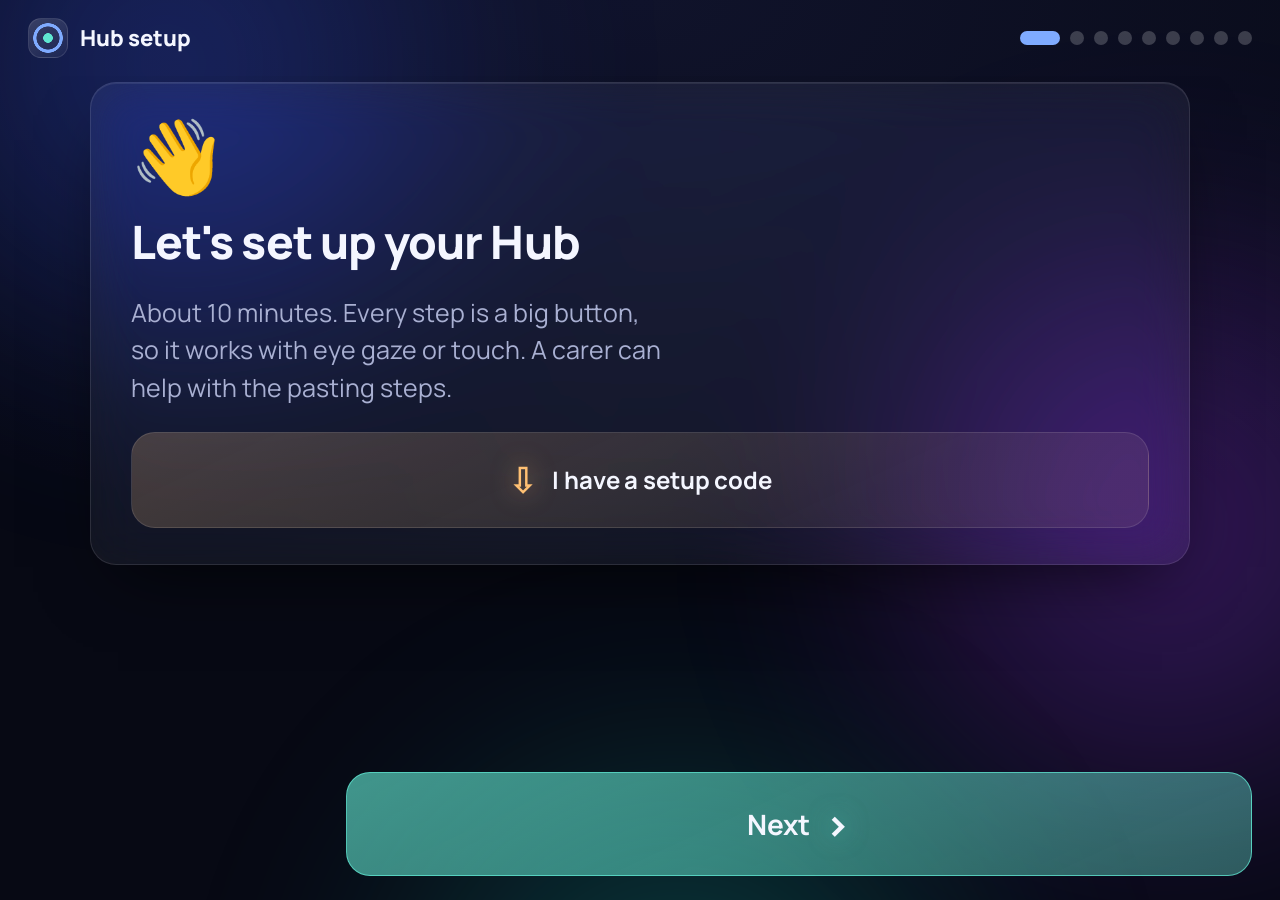
<file: setup.html>
<!DOCTYPE html>
<html lang="en-GB">
<head>
<meta charset="utf-8">
<meta name="viewport" content="width=device-width, initial-scale=1, viewport-fit=cover">
<title>Set up your Hub</title>
<meta name="theme-color" content="#070914">
<link rel="manifest" href="manifest.webmanifest">
<link rel="preconnect" href="https://fonts.googleapis.com">
<link rel="preconnect" href="https://fonts.gstatic.com" crossorigin>
<link href="https://fonts.googleapis.com/css2?family=Manrope:wght@400;500;600;700;800&display=swap" rel="stylesheet">
<link rel="stylesheet" href="gaze-ui.css">
<style>
  html, body { height: 100%; }
  body { display: flex; flex-direction: column; overflow: hidden; }
  .top { position: relative; z-index: 2; display: flex; align-items: center; gap: 18px; padding: 18px 28px; }
  .brand { display: flex; align-items: center; gap: 12px; font-size: 22px; font-weight: 800; }
  .logo { width: 40px; height: 40px; border-radius: 13px; background: radial-gradient(circle at 50% 50%, var(--c-sys) 0 17%, transparent 19% 42%, var(--c-nav) 44% 54%, transparent 56%), linear-gradient(145deg, rgba(255,255,255,.16), rgba(255,255,255,.04)); border: 1px solid var(--line); }
  .spacer { flex: 1; }
  .stage { position: relative; z-index: 1; flex: 1; min-height: 0; overflow-y: auto; display: flex; justify-content: center; padding: 6px 28px 24px; }
  .card { width: min(1100px, 100%); padding: 36px 40px; display: flex; flex-direction: column; gap: 26px; align-self: flex-start; }
  .grid2 { display: grid; gap: 18px; grid-template-columns: repeat(auto-fit, minmax(260px, 1fr)); }
  .grid3 { display: grid; gap: 16px; grid-template-columns: repeat(auto-fit, minmax(200px, 1fr)); }
  .row { display: flex; gap: 16px; flex-wrap: wrap; align-items: stretch; }
  .row > .g-btn { flex: 1 1 220px; }
  .value { display: flex; align-items: center; gap: 14px; min-height: 76px; padding: 12px 22px; border-radius: 20px; background: var(--field); border: 2px dashed var(--line-strong); font-size: 22px; font-weight: 700; overflow-wrap: anywhere; }
  .value.set { border-style: solid; border-color: color-mix(in srgb, var(--c-sys) 60%, transparent); }
  .value .k { color: var(--muted); font-weight: 600; font-size: 18px; }
  .speaker { display: grid; grid-template-columns: 1fr auto auto; gap: 14px; align-items: center; padding: 14px 14px 14px 24px; border-radius: 24px; }
  .speaker .nm { font-size: 24px; font-weight: 800; }
  .speaker .id { font-size: 17px; color: var(--muted); overflow-wrap: anywhere; }
  .nav { position: relative; z-index: 2; display: flex; gap: 18px; padding: 16px 28px 24px; }
  .nav .g-btn { flex: 1; min-height: 104px; font-size: 28px; }
  .nav .back { flex: 0 0 min(300px, 32%); }
  .ask { padding: 20px 24px; border-radius: 24px; display: flex; flex-direction: column; gap: 16px; }
  .ask p { font-size: 22px; font-weight: 700; }
  .tip { font-size: 19px; color: var(--muted); line-height: 1.5; }
  ol.tip { margin: 0; padding-left: 1.3em; display: flex; flex-direction: column; gap: 6px; }
  .hero { font-size: 72px; line-height: 1; }
  @media (max-width: 700px) {
    .card { padding: 24px 20px; } .top, .nav, .stage { padding-left: 14px; padding-right: 14px; }
    .speaker { grid-template-columns: 1fr; }
  }
</style>
</head>
<body class="gaze">
<div class="backdrop" aria-hidden="true"><i></i><i></i><i></i></div>

<header class="top">
  <div class="brand"><span class="logo" aria-hidden="true"></span>Hub setup</div>
  <div class="spacer"></div>
  <div class="g-steps" id="dots" aria-hidden="true"></div>
  <span class="g-chip" id="saved" data-tone="ok" hidden><span class="dot"></span>Saved</span>
</header>

<main class="stage"><section class="card glass g-in" id="card" aria-live="polite"></section></main>

<nav class="nav" id="nav">
  <button class="g-btn back" data-cat="set" id="backBtn"><span class="glyph">‹</span>Back</button>
  <button class="g-btn solid" data-cat="sys" id="nextBtn">Next<span class="glyph">›</span></button>
</nav>

<script src="gaze-ui.js"></script>
<script>
(function () {
  var KEY = 'gazehub.settings.v1';
  var store = true;
  try { localStorage.setItem('gazehub.test', '1'); localStorage.removeItem('gazehub.test'); } catch (e) { store = false; }
  var settings = {};
  try { settings = JSON.parse(localStorage.getItem(KEY)) || {}; } catch (e) {}
  if (!settings.vm) settings.vm = {};
  var vm = settings.vm;
  if (!Array.isArray(vm.rooms)) vm.rooms = [];
  if (!vm.alarmText) vm.alarmText = 'Alarm. I need help now, please come quickly.';
  if (!settings.theme) settings.theme = 'dark';
  if (typeof settings.gazeDwell !== 'number') settings.gazeDwell = 0;
  if (typeof settings.sound === 'undefined') settings.sound = 1;

  GazeUI.theme(settings.theme); GazeUI.dwell(settings.gazeDwell); GazeUI.sound(settings.sound);

  function save() {
    if (!store) { GazeUI.toast('This browser will not keep settings. Open the Hub from its own web address.'); return; }
    localStorage.setItem(KEY, JSON.stringify(settings));
    var s = $('saved'); s.hidden = false; clearTimeout(save.t); save.t = setTimeout(function () { s.hidden = true; }, 1600);
  }
  function $(id) { return document.getElementById(id); }
  function esc(s) { return String(s).replace(/[&<>"]/g, function (c) { return {'&':'&amp;','<':'&lt;','>':'&gt;','"':'&quot;'}[c]; }); }

  /* ---------- Voice Monkey ---------- */
  function cleanToken(raw) {
    raw = String(raw || '').trim().replace(/&amp;/g, '&');
    var m = raw.match(/token[=\/:]\s*([A-Za-z0-9_\-.%]+)/i);
    return m ? decodeURIComponent(m[1]) : raw.replace(/\s+/g, '');
  }
  function cleanDevice(raw) {
    raw = String(raw || '').trim().replace(/&amp;/g, '&');
    var m = raw.match(/device[=\/:]\s*([A-Za-z0-9_\-.%]+)/i);
    if (m) return decodeURIComponent(m[1]);
    return raw.replace(/^['"\s]+|['"\s]+$/g, '').replace(/\s+/g, '-').toLowerCase();
  }
  function announce(device, text) {
    if (!vm.token || !device) return false;
    var url = 'https://api-v3.voicemonkey.io/announce?token=' + encodeURIComponent(vm.token) +
      '&device=' + encodeURIComponent(device) + '&speech=' + encodeURIComponent(text);
    try { fetch(url, { mode: 'no-cors', cache: 'no-store', keepalive: true }).catch(function () { new Image().src = url; }); }
    catch (e) { new Image().src = url; }
    return true;
  }
  function paste(then) {
    if (navigator.clipboard && navigator.clipboard.readText) {
      navigator.clipboard.readText().then(function (t) {
        if (!t || !t.trim()) { GazeUI.toast('The clipboard is empty. Copy it first, then press Paste.'); return; }
        then(t);
      }).catch(function () { GazeUI.toast('Paste was blocked. Allow clipboard for this page, or type it in the box.'); showType = true; draw(); });
    } else { showType = true; draw(); }
  }

  /* ---------- steps ---------- */
  var ROOMS = ['Bedroom', 'Lounge', 'Kitchen', 'Bathroom', 'Hall', 'Office', 'Dining room', 'Landing'];
  var ALARM_TEXTS = ['Alarm. I need help now, please come quickly.', 'Help please. Come to me now.', 'Emergency. Please come straight away.'];
  var step = 0, showType = false, picking = false, pendingRoom = null, asked = null;

  var STEPS = [
    { id: 'hello', draw: function () {
      return '<div class="hero" aria-hidden="true">👋</div>' +
        '<h1 class="g-title">Let\'s set up your Hub</h1>' +
        '<p class="g-lead">About 10 minutes. Every step is a big button, so it works with eye gaze or touch. A carer can help with the pasting steps.</p>' +
        '<div class="row"><button class="g-btn" data-cat="apps" data-act="import"><span class="glyph">⇩</span>I have a setup code</button></div>' +
        (vm.token ? '<p class="tip">Already set up on this device. Press Next to check or change anything.</p>' : '');
    }},
    { id: 'look', draw: function () {
      return '<h1 class="g-title">How should it look?</h1>' +
        '<p class="g-label">Colours</p><div class="grid2">' +
        b('theme', 'dark', '🌙', 'Dark', settings.theme === 'dark', 'nav') + b('theme', 'light', '☀️', 'Light', settings.theme === 'light', 'apps') + '</div>' +
        '<p class="g-label">Button sound</p><div class="grid2">' +
        b('sound', '1', '🔔', 'On', !!settings.sound, 'sys') + b('sound', '0', '🔕', 'Off', !settings.sound, 'set') + '</div>' +
        '<p class="g-label">Look to press (dwell)</p><div class="grid3">' +
        b('dwell', '0', '✋', 'Off', settings.gazeDwell === 0, 'set') + b('dwell', '600', '⚡', 'Quick', settings.gazeDwell === 600, 'gaze') +
        b('dwell', '900', '👁️', 'Normal', settings.gazeDwell === 900, 'gaze') + b('dwell', '1400', '🐢', 'Slow', settings.gazeDwell === 1400, 'gaze') + '</div>' +
        '<p class="tip">Leave dwell Off if Tobii or Windows Eye Control already clicks for you, otherwise buttons would press twice.</p>';
    }},
    { id: 'account', draw: function () {
      return '<div class="hero" aria-hidden="true">🐵</div><h1 class="g-title">Voice Monkey account</h1>' +
        '<p class="g-lead">Voice Monkey lets the Hub speak through your Alexa speakers. It is free.</p>' +
        '<ol class="tip"><li>Press <b>Open Voice Monkey</b> and sign in with the same Amazon account as your Alexa.</li>' +
        '<li>Enable the <b>Voice Monkey</b> skill in the Alexa app when it asks.</li>' +
        '<li>Create one <b>Speaker</b> for the alarm, one for all speakers, and one for each room. Each needs a routine in the Alexa app (Voice Monkey shows how).</li></ol>' +
        '<div class="row"><button class="g-btn" data-cat="nav" data-act="open" data-url="https://app.voicemonkey.io/speakers"><span class="glyph">↗</span>Open Voice Monkey</button></div>';
    }},
    { id: 'token', draw: function () {
      return '<h1 class="g-title">Your Voice Monkey key</h1>' +
        '<p class="g-lead">In Voice Monkey, open <b>Dashboard → API credentials</b> and copy your token. Then press Paste.</p>' +
        value('Key', vm.token ? '••••••••' + vm.token.slice(-4) : '', 'Not pasted yet') +
        '<div class="row"><button class="g-btn solid" data-cat="sys" data-act="paste-token"><span class="glyph">📋</span>Paste key</button>' +
        (vm.token ? '<button class="g-btn" data-cat="danger" data-act="clear-token"><span class="glyph">✕</span>Remove</button>' : '') + '</div>' +
        typeBox('token') +
        '<p class="tip">You can also paste a whole Voice Monkey web address. The Hub picks the key out of it.</p>';
    }},
    { id: 'alarm', draw: function () {
      return '<h1 class="g-title">Alarm speaker</h1>' +
        '<p class="g-lead">Copy the <b>device ID</b> from your Alarm speaker\'s card in Voice Monkey, then press Paste. Its routines should play on every speaker.</p>' +
        value('Alarm', vm.alarm || '', 'Not pasted yet') +
        '<div class="row"><button class="g-btn solid" data-cat="sys" data-act="paste-dev" data-for="alarm"><span class="glyph">📋</span>Paste device ID</button>' +
        '<button class="g-btn" data-cat="danger" data-act="test" data-for="alarm"' + (vm.alarm && vm.token ? '' : ' disabled') + '><span class="glyph">🔊</span>Test alarm</button></div>' +
        typeBox('alarm') + askBox('alarm') +
        '<p class="g-label">What the alarm says</p><div class="grid3">' +
        ALARM_TEXTS.map(function (t, i) { return b('alarmText', String(i), '🚨', t, vm.alarmText === t, 'danger'); }).join('') + '</div>';
    }},
    { id: 'all', draw: function () {
      return '<h1 class="g-title">All speakers</h1>' +
        '<p class="g-lead">For <b>Say aloud</b> on every speaker at once. Copy the device ID of your "All Speakers" speaker, then press Paste.</p>' +
        value('All speakers', vm.all || '', 'Not pasted yet') +
        '<div class="row"><button class="g-btn solid" data-cat="sys" data-act="paste-dev" data-for="all"><span class="glyph">📋</span>Paste device ID</button>' +
        '<button class="g-btn" data-cat="nav" data-act="test" data-for="all"' + (vm.all && vm.token ? '' : ' disabled') + '><span class="glyph">🔊</span>Test</button></div>' +
        typeBox('all') + askBox('all');
    }},
    { id: 'rooms', draw: function () {
      var list = vm.rooms.map(function (r, i) {
        return '<div class="speaker glass"><div><div class="nm">' + esc(r.name) + '</div><div class="id">' + esc(r.id) + '</div></div>' +
          '<button class="g-btn small" data-cat="nav" data-act="test-room" data-i="' + i + '"><span class="glyph">🔊</span>Test</button>' +
          '<button class="g-btn small" data-cat="danger" data-act="del-room" data-i="' + i + '"><span class="glyph">✕</span>Remove</button></div>' +
          (asked === 'room' + i ? askBox('room' + i) : '');
      }).join('');
      var add;
      if (pendingRoom) {
        add = '<div class="ask glass"><p>' + esc(pendingRoom) + ': copy its device ID in Voice Monkey, then press Paste.</p>' +
          '<div class="row"><button class="g-btn solid" data-cat="sys" data-act="paste-room"><span class="glyph">📋</span>Paste device ID</button>' +
          '<button class="g-btn" data-cat="set" data-act="cancel-room"><span class="glyph">✕</span>Cancel</button></div>' + typeBox('room') + '</div>';
      } else if (picking) {
        add = '<p class="g-label">Which room?</p><div class="grid3">' +
          ROOMS.map(function (r) { return '<button class="g-btn" data-cat="apps" data-act="pick-room" data-room="' + r + '">' + r + '</button>'; }).join('') +
          '<button class="g-btn" data-cat="set" data-act="cancel-room"><span class="glyph">✕</span>Cancel</button></div>';
      } else {
        add = '<div class="row"><button class="g-btn solid" data-cat="apps" data-act="add-room"><span class="glyph">＋</span>Add a room speaker</button></div>';
      }
      return '<h1 class="g-title">One button per speaker</h1>' +
        '<p class="g-lead">Each room speaker becomes its own button in <b>Say aloud</b>, so you can speak in just one room.</p>' +
        (list || '<p class="tip">No room speakers yet.</p>') + add;
    }},
    { id: 'claude', draw: function () {
      return '<h1 class="g-title">Claude (optional)</h1>' +
        '<p class="g-lead">For the Ask Claude bar and sentence ideas on the keyboard. Paste an Anthropic API key, or press Next to skip.</p>' +
        value('Claude key', settings.key ? '••••••••' + settings.key.slice(-4) : '', 'Skipped') +
        '<div class="row"><button class="g-btn solid" data-cat="sys" data-act="paste-key"><span class="glyph">📋</span>Paste key</button>' +
        (settings.key ? '<button class="g-btn" data-cat="danger" data-act="clear-key"><span class="glyph">✕</span>Remove</button>' : '') + '</div>' +
        typeBox('key') + '<p class="tip">Set a monthly spend limit on the key in the Anthropic console.</p>';
    }},
    { id: 'done', draw: function () {
      var ok = vm.token && vm.alarm;
      return '<div class="hero" aria-hidden="true">' + (ok ? '🎉' : '🧩') + '</div>' +
        '<h1 class="g-title">' + (ok ? 'All set' : 'Nearly there') + '</h1>' +
        '<p class="g-lead">' + (ok ? 'Your alarm and Say aloud are ready.' : 'The alarm still needs a Voice Monkey key and an alarm speaker. You can come back any time.') + '</p>' +
        '<div class="grid2"><button class="g-btn tall solid" data-cat="sys" data-act="hub"><span class="glyph">⌂</span>Open my Hub</button>' +
        '<button class="g-btn tall" data-cat="apps" data-act="export"><span class="glyph">⧉</span>Copy setup code</button></div>' +
        '<p class="tip">The setup code holds your private key. Keep it safe, and only paste it on your own devices.</p>';
    }}
  ];

  function b(act, val, glyph, label, on, cat) {
    return '<button class="g-btn' + (label.length > 24 ? ' small' : '') + '" data-cat="' + cat + '" data-act="' + act + '" data-val="' + esc(val) + '" aria-pressed="' + (on ? 'true' : 'false') + '"><span class="glyph">' + glyph + '</span>' + esc(label) + '</button>';
  }
  function value(k, v, empty) {
    return '<div class="value' + (v ? ' set' : '') + '"><span class="k">' + esc(k) + '</span>' + (v ? esc(v) : '<span class="k">' + esc(empty) + '</span>') + '</div>';
  }
  function typeBox(forWhat) {
    if (!showType) return '<button class="g-btn small" data-cat="set" data-act="show-type" style="align-self:flex-start"><span class="glyph">⌨</span>Type it instead</button>';
    return '<div class="row"><input class="g-field" id="typed" autocomplete="off" spellcheck="false" placeholder="Type or paste here" style="flex:3 1 300px">' +
      '<button class="g-btn small solid" data-cat="sys" data-act="use-typed" data-for="' + forWhat + '">Use this</button></div>';
  }
  function askBox(key) {
    if (asked !== key) return '';
    return '<div class="ask glass"><p>Did it speak?</p><div class="grid2">' +
      '<button class="g-btn" data-cat="sys" data-act="heard" data-val="yes"><span class="glyph">👍</span>Yes</button>' +
      '<button class="g-btn" data-cat="danger" data-act="heard" data-val="no"><span class="glyph">👎</span>No</button></div></div>';
  }

  function draw() {
    var card = $('card');
    card.classList.remove('g-in'); void card.offsetWidth; card.classList.add('g-in');
    card.innerHTML = STEPS[step].draw();
    $('dots').innerHTML = STEPS.map(function (s, i) { return '<i class="' + (i === step ? 'now' : i < step ? 'done' : '') + '"></i>'; }).join('');
    $('backBtn').style.visibility = step === 0 ? 'hidden' : 'visible';
    $('nextBtn').hidden = step === STEPS.length - 1;
    var t = $('typed'); if (t) t.focus();
  }
  function go(d) { step = Math.max(0, Math.min(STEPS.length - 1, step + d)); showType = false; picking = false; pendingRoom = null; asked = null; draw(); $('card').parentNode.scrollTop = 0; }

  function useValue(forWhat, raw) {
    if (forWhat === 'token') { vm.token = cleanToken(raw); save(); GazeUI.toast('Key saved.'); }
    else if (forWhat === 'key') { settings.key = String(raw).trim(); save(); GazeUI.toast('Claude key saved.'); }
    else if (forWhat === 'room') {
      var tok = cleanToken(raw); if (/token/i.test(raw) && tok && !vm.token) vm.token = tok;
      vm.rooms.push({ name: pendingRoom, id: cleanDevice(raw) }); pendingRoom = null; picking = false; save();
    }
    else { var tk = cleanToken(raw); if (/token/i.test(raw) && tk && !vm.token) vm.token = tk; vm[forWhat] = cleanDevice(raw); save(); }
    showType = false; draw();
  }

  document.addEventListener('click', function (e) {
    var el = e.target.closest('[data-act]'); if (!el) return;
    var act = el.getAttribute('data-act'), val = el.getAttribute('data-val'), f = el.getAttribute('data-for');
    switch (act) {
      case 'theme': settings.theme = val; GazeUI.theme(val); save(); draw(); break;
      case 'sound': settings.sound = Number(val); GazeUI.sound(settings.sound); save(); draw(); break;
      case 'dwell': settings.gazeDwell = Number(val); GazeUI.dwell(settings.gazeDwell); save(); draw(); break;
      case 'alarmText': vm.alarmText = ALARM_TEXTS[Number(val)]; save(); draw(); break;
      case 'open': window.open(el.getAttribute('data-url'), '_blank'); break;
      case 'paste-token': paste(function (t) { useValue('token', t); }); break;
      case 'paste-key': paste(function (t) { useValue('key', t); }); break;
      case 'paste-dev': paste(function (t) { useValue(f, t); }); break;
      case 'paste-room': paste(function (t) { useValue('room', t); }); break;
      case 'clear-token': vm.token = ''; save(); draw(); break;
      case 'clear-key': settings.key = ''; save(); draw(); break;
      case 'show-type': showType = true; draw(); break;
      case 'use-typed': var v = ($('typed') || {}).value || ''; if (!v.trim()) { GazeUI.toast('Type or paste it in the box first.'); return; } useValue(f, v); break;
      case 'test':
        if (announce(vm[f], f === 'alarm' ? vm.alarmText : 'This is a test from your Hub, on all speakers.')) { asked = f; draw(); GazeUI.toast('Sent. Listen to your speakers.'); }
        break;
      case 'test-room':
        var r = vm.rooms[Number(el.getAttribute('data-i'))];
        if (!vm.token) { GazeUI.toast('Paste your Voice Monkey key first.'); return; }
        if (r && announce(r.id, 'This is a test from your Hub, in the ' + r.name.toLowerCase() + '.')) { asked = 'room' + el.getAttribute('data-i'); draw(); }
        break;
      case 'heard':
        if (val === 'yes') { asked = null; draw(); GazeUI.toast('Brilliant, that one works.'); }
        else { asked = null; draw(); GazeUI.toast('Check the device ID, and that its Alexa routine ends with Skills → Voice Monkey.'); }
        break;
      case 'add-room': picking = true; draw(); break;
      case 'pick-room': pendingRoom = el.getAttribute('data-room'); if (vm.rooms.some(function (r) { return r.name === pendingRoom; })) pendingRoom += ' 2'; draw(); break;
      case 'cancel-room': picking = false; pendingRoom = null; showType = false; draw(); break;
      case 'del-room': vm.rooms.splice(Number(el.getAttribute('data-i')), 1); save(); draw(); break;
      case 'hub': location.href = './index.html'; break;
      case 'export':
        var code = 'HUB1:' + btoa(unescape(encodeURIComponent(JSON.stringify({ vm: vm, theme: settings.theme, sound: settings.sound, gazeDwell: settings.gazeDwell, key: settings.key || '' }))));
        if (navigator.clipboard) navigator.clipboard.writeText(code).then(function () { GazeUI.toast('Setup code copied. Paste it on the other device.'); }, function () { prompt('Copy this setup code', code); });
        else prompt('Copy this setup code', code);
        break;
      case 'import':
        paste(function (t) {
          try {
            var d = JSON.parse(decodeURIComponent(escape(atob(t.trim().replace(/^HUB1:/, '')))));
            if (!d.vm) throw 0;
            settings.vm = vm = d.vm; if (!Array.isArray(vm.rooms)) vm.rooms = [];
            ['theme', 'sound', 'gazeDwell'].forEach(function (k) { if (k in d) settings[k] = d[k]; });
            if (d.key) settings.key = d.key;
            GazeUI.theme(settings.theme); GazeUI.dwell(settings.gazeDwell); GazeUI.sound(settings.sound);
            save(); step = STEPS.length - 1; draw(); GazeUI.toast('Setup copied in.');
          } catch (err) { GazeUI.toast('That is not a Hub setup code. Copy the whole code and try again.'); }
        });
        break;
    }
  });
  $('backBtn').addEventListener('click', function () { go(-1); });
  $('nextBtn').addEventListener('click', function () { go(1); });
  draw();
})();
</script>
</body>
</html>
</file>
<file: gaze-ui.css>
/* Gaze UI — the shared look for every eye-gaze app (from GazeCast).
   Calm, large, glassy. Dark by default, light optional via <html data-theme="light">.
   Every button gets a colour family through --c (set with data-cat or style="--c:…"). */

:root {
  --font: "Manrope", "Segoe UI Variable Display", "Segoe UI", system-ui, sans-serif;
  --spring: linear(0, 0.006, 0.025 2.8%, 0.101 6.1%, 0.539 18.9%, 0.721 25.3%, 0.849 31.5%, 0.937 38.1%, 0.968 41.8%, 0.991 45.7%, 1.006 50.1%, 1.015 55%, 1.017 63.9%, 1.001 85.9%, 1);
  --bounce: linear(0, 0.009, 0.035 2.1%, 0.141 4.4%, 0.723 12.9%, 0.938 16.7%, 1.017, 1.077, 1.121, 1.149 24.3%, 1.159, 1.163, 1.161, 1.154 29.9%, 1.129 32.8%, 1.051 39.6%, 1.017 43.1%, 0.991, 0.977 51%, 0.974 53.8%, 0.975 57.1%, 0.997 69.8%, 1.003 76.9%, 1);
  --ease: cubic-bezier(.22, 1, .36, 1);
  --radius: 26px;

  --bg0: #070914; --bg1: #10132b;
  --text: #f4f6ff; --muted: #a9b0d2;
  --glass: rgba(255, 255, 255, .055); --glass-strong: rgba(22, 26, 52, .86);
  --btn-base: rgba(255, 255, 255, .035);
  --field: rgba(0, 0, 0, .28);
  --line: rgba(255, 255, 255, .11); --line-strong: rgba(255, 255, 255, .2);
  --shadow: 0 30px 70px -28px rgba(0, 0, 0, .75);
  --blob-a: #3a5bff; --blob-b: #a03cff; --blob-c: #12b8a6; --blob-alpha: .34;
  --c-nav: #7fabff; --c-sys: #5fe6d0; --c-apps: #ffc073; --c-set: #bba6ff; --c-gaze: #f6a0dc; --c-danger: #ff8d9e;
  --c: var(--c-nav);
  color-scheme: dark;
}
:root[data-theme="light"] {
  --bg0: #f1f3fc; --bg1: #dfe5f8;
  --text: #171b31; --muted: #555d80;
  --glass: rgba(255, 255, 255, .58); --glass-strong: rgba(250, 251, 255, .9);
  --btn-base: rgba(255, 255, 255, .72);
  --field: rgba(255, 255, 255, .8);
  --line: rgba(40, 52, 110, .13); --line-strong: rgba(40, 52, 110, .28);
  --shadow: 0 30px 70px -30px rgba(52, 64, 130, .45);
  --blob-a: #8fb0ff; --blob-b: #d7a8ff; --blob-c: #8ee8d8; --blob-alpha: .6;
  --c-nav: #2c66e8; --c-sys: #0b8f84; --c-apps: #c96a04; --c-set: #7447f2; --c-gaze: #b8229a; --c-danger: #dc1f4a;
  color-scheme: light;
}
[data-cat="nav"] { --c: var(--c-nav); }
[data-cat="sys"] { --c: var(--c-sys); }
[data-cat="apps"] { --c: var(--c-apps); }
[data-cat="set"] { --c: var(--c-set); }
[data-cat="gaze"] { --c: var(--c-gaze); }
[data-cat="danger"] { --c: var(--c-danger); }

* { box-sizing: border-box; }
body.gaze {
  margin: 0; font-family: var(--font); color: var(--text);
  background: radial-gradient(120% 90% at 50% 0%, var(--bg1), var(--bg0) 70%) fixed;
  -webkit-font-smoothing: antialiased; transition: background .6s, color .4s;
}
:where(.gaze) button { font: inherit; color: inherit; border: 0; background: none; padding: 0; cursor: pointer; -webkit-tap-highlight-color: transparent; }
:where(.gaze) :focus-visible { outline: 3px solid var(--c); outline-offset: 3px; }
:where(.gaze) :is(h1, h2, h3, p) { margin: 0; }
.gaze [hidden] { display: none !important; }
.ico { width: 1em; height: 1em; flex: none; }

/* drifting colour blobs behind everything */
.backdrop { position: fixed; inset: 0; overflow: hidden; z-index: 0; pointer-events: none; }
.backdrop i { position: absolute; width: 70vmax; height: 70vmax; border-radius: 50%; filter: blur(90px); opacity: var(--blob-alpha); will-change: transform; }
.backdrop i:nth-child(1) { background: radial-gradient(circle, var(--blob-a), transparent 62%); left: -22vmax; top: -30vmax; animation: drift-a 36s ease-in-out infinite alternate; }
.backdrop i:nth-child(2) { background: radial-gradient(circle, var(--blob-b), transparent 62%); right: -26vmax; top: 6vmax; animation: drift-b 44s ease-in-out infinite alternate; }
.backdrop i:nth-child(3) { background: radial-gradient(circle, var(--blob-c), transparent 62%); left: 18vmax; bottom: -46vmax; animation: drift-c 52s ease-in-out infinite alternate; }
@keyframes drift-a { to { transform: translate(16vmax, 12vmax) scale(1.15); } }
@keyframes drift-b { to { transform: translate(-18vmax, 10vmax) scale(.9); } }
@keyframes drift-c { to { transform: translate(10vmax, -14vmax) scale(1.2); } }
@media (prefers-reduced-motion: reduce) { .backdrop i { animation: none; } }

/* frosted glass panels */
.glass {
  background: var(--glass); border: 1px solid var(--line); border-radius: var(--radius);
  backdrop-filter: blur(26px) saturate(150%); -webkit-backdrop-filter: blur(26px) saturate(150%);
  box-shadow: var(--shadow), inset 0 1px 0 rgba(255, 255, 255, .08);
}

/* the one button style: glass tinted by its colour family */
.g-btn {
  position: relative; overflow: hidden; isolation: isolate;
  display: flex; align-items: center; justify-content: center; gap: 14px;
  min-height: 96px; padding: 14px 26px; border-radius: 24px;
  border: 1px solid var(--line);
  background: linear-gradient(155deg, color-mix(in srgb, var(--c) 19%, transparent), color-mix(in srgb, var(--c) 5%, transparent) 72%), var(--btn-base);
  color: var(--text); font-size: 24px; font-weight: 700; line-height: 1.15; text-align: center; letter-spacing: -.005em;
  transition: transform .5s var(--bounce), box-shadow .3s var(--ease), border-color .3s, background .3s, opacity .3s;
  user-select: none; -webkit-user-select: none;
}
.g-btn .glyph { display: grid; place-items: center; color: var(--c); font-size: 1.5em; filter: drop-shadow(0 0 12px color-mix(in srgb, var(--c) 55%, transparent)); transition: transform .5s var(--bounce); }
.g-btn.tall { flex-direction: column; min-height: 170px; gap: 12px; }
.g-btn.tall .glyph { font-size: 52px; }
.g-btn.small { min-height: 72px; font-size: 20px; padding: 10px 20px; border-radius: 20px; }
.g-btn.solid { background: linear-gradient(155deg, color-mix(in srgb, var(--c) 62%, transparent), color-mix(in srgb, var(--c) 34%, transparent)), var(--btn-base); border-color: color-mix(in srgb, var(--c) 75%, transparent); }
.g-btn.solid .glyph { color: var(--text); }

/* look / hover: grow, glow in its own colour */
.g-btn:hover, .g-btn.gz-hot {
  transform: scale(1.045); z-index: 3;
  border-color: color-mix(in srgb, var(--c) 70%, transparent);
  box-shadow: 0 14px 44px -10px color-mix(in srgb, var(--c) 60%, transparent), 0 0 0 1px color-mix(in srgb, var(--c) 35%, transparent), inset 0 1px 0 rgba(255, 255, 255, .16);
  background: linear-gradient(155deg, color-mix(in srgb, var(--c) 32%, transparent), color-mix(in srgb, var(--c) 10%, transparent) 72%), var(--btn-base);
}
.g-btn:hover .glyph, .g-btn.gz-hot .glyph { transform: scale(1.1); }
.g-btn:active { transform: scale(.96); transition-duration: .12s; }
/* chosen / switched on */
.g-btn.on, .g-btn[aria-pressed="true"] {
  background: linear-gradient(155deg, color-mix(in srgb, var(--c) 52%, transparent), color-mix(in srgb, var(--c) 24%, transparent)), var(--btn-base);
  border-color: color-mix(in srgb, var(--c) 75%, transparent);
  box-shadow: 0 0 34px -8px color-mix(in srgb, var(--c) 70%, transparent), inset 0 1px 0 rgba(255, 255, 255, .22);
}
.g-btn.on .glyph, .g-btn[aria-pressed="true"] .glyph { color: var(--text); }
.g-btn:disabled, .g-btn[aria-disabled="true"] { opacity: .4; pointer-events: none; }

/* dwell ring: traces the button outline while the eyes rest on it */
.ring { position: absolute; inset: 0; width: 100%; height: 100%; pointer-events: none; overflow: visible; z-index: 4; }
.ring rect { x: 2.5px; y: 2.5px; width: calc(100% - 5px); height: calc(100% - 5px); fill: none; stroke: var(--c); stroke-width: 5; stroke-linecap: round; stroke-dasharray: 100; stroke-dashoffset: 100; filter: drop-shadow(0 0 7px var(--c)); }
.ring.run rect { animation: ring-fill var(--dwell, 900ms) linear forwards; }
.ring.done rect { stroke-dashoffset: 0; animation: ring-done .32s ease-out forwards; }
@keyframes ring-fill { to { stroke-dashoffset: 0; } }
@keyframes ring-done { to { opacity: 0; stroke-width: 12; } }

/* text */
.g-title { font-size: clamp(30px, 4vw, 46px); font-weight: 800; letter-spacing: -.02em; line-height: 1.1; }
.g-lead { font-size: clamp(20px, 2vw, 25px); color: var(--muted); line-height: 1.5; max-width: 36ch; }
.g-label { font-size: 15px; font-weight: 700; letter-spacing: .08em; text-transform: uppercase; color: var(--muted); }

/* text box (only when typing truly cannot be avoided) */
.g-field {
  width: 100%; min-height: 76px; padding: 16px 22px; border-radius: 20px;
  font: 600 22px var(--font); color: var(--text);
  background: var(--field); border: 2px solid var(--line);
}
.g-field:focus { outline: none; border-color: var(--c); }

/* status pill with a dot */
.g-chip { display: inline-flex; align-items: center; gap: 10px; min-height: 44px; padding: 0 18px; border-radius: 22px; font-size: 17px; font-weight: 700; background: var(--glass); border: 1px solid var(--line); }
.dot { width: 11px; height: 11px; border-radius: 50%; background: var(--c-danger); box-shadow: 0 0 0 4px color-mix(in srgb, var(--c-danger) 22%, transparent); flex: none; }
[data-tone="ok"] .dot { background: var(--c-sys); box-shadow: 0 0 0 4px color-mix(in srgb, var(--c-sys) 22%, transparent), 0 0 14px var(--c-sys); }
[data-tone="wait"] .dot { background: var(--c-apps); animation: g-blink 1.2s ease-in-out infinite; }
@keyframes g-blink { 50% { opacity: .35; } }

/* step progress dots */
.g-steps { display: flex; gap: 10px; align-items: center; }
.g-steps i { width: 14px; height: 14px; border-radius: 50%; background: var(--line-strong); transition: width .5s var(--spring), background .3s; }
.g-steps i.now { width: 40px; border-radius: 7px; background: var(--c-nav); }
.g-steps i.done { background: var(--c-sys); }

/* gentle entrance */
.g-in { animation: g-in .6s var(--spring) both; }
@keyframes g-in { from { opacity: 0; transform: translateY(14px) scale(.985); } }

/* toast */
.g-toast { position: fixed; left: 50%; bottom: 36px; translate: -50% 0; z-index: 90; padding: 20px 30px; border-radius: 22px; font-size: 22px; font-weight: 700; background: var(--glass-strong); border: 1px solid color-mix(in srgb, var(--c-sys) 50%, transparent); box-shadow: var(--shadow); max-width: 86vw; text-align: center; backdrop-filter: blur(26px); }
</file>
